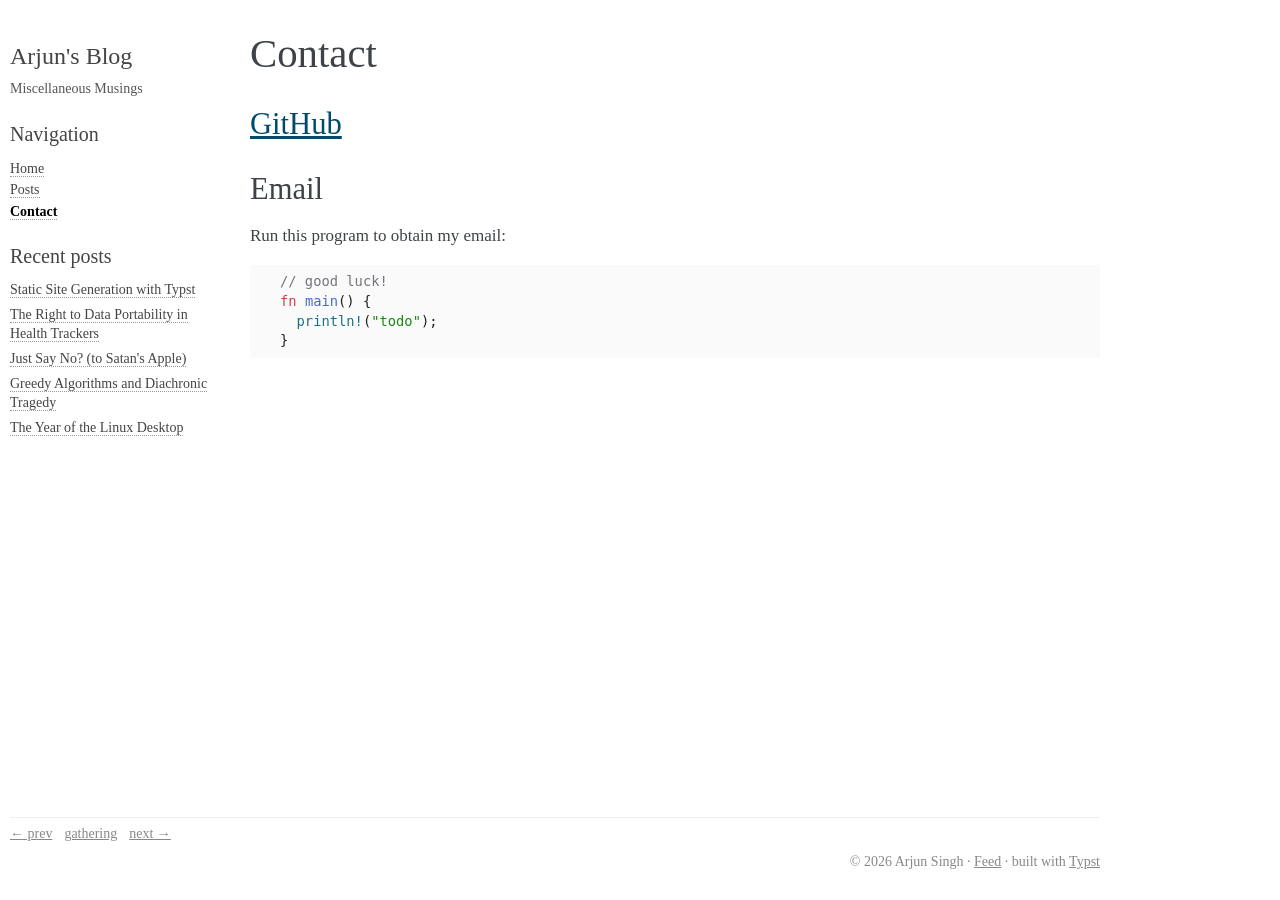
<file: contact/index.html>
<!DOCTYPE html><html lang="en"><head><meta charset="utf-8"><meta name="viewport" content="width=device-width, initial-scale=1"><title>Contact · Arjun's Blog</title><meta name="authors" content="Arjun Singh"><style>/* Alignment */
mtable.right-align mtd,
mtable mtd.right-align,
mtable.left-align mtd.right-align,
mtable.aligned mtd:nth-child(odd) {
  justify-items: end;
  text-align: right;
}
mtable.cases mtd,
mtable.left-align mtd,
mtable mtd.left-align,
mtable.aligned mtd:nth-child(even),
math:is(:not([display])) > mtable.multiline-equation mtd {
  justify-items: start;
  text-align: left;
}
mtable.cases mtd,
mtable.aligned mtd,
mtable mtd.flushed,
mtable mtd.left-flush {
  padding-left: 0;
}
mtable.cases mtd,
mtable.aligned mtd,
mtable mtd.flushed,
mtable mtd.right-flush {
  padding-right: 0;
}

/* Tables */
mtable {
  math-style: inherit;
}
mtd {
  math-depth: auto-add;
  math-style: compact;
  math-shift: compact;
}

/* Equations */
mtable.multiline-equation mtd {
  math-depth: inherit;
  math-style: inherit;
  math-shift: inherit;
  padding: 0;
}
math > mtable.multiline-equation mtr:not(:last-child) mtd {
  padding-bottom: 0.5em;
}

/* Fractions */
mfrac {
  padding-inline: 0;
  margin-inline: 0.1em;
}

/* Accents */
mover[accent="true" i] > :first-child {
  font-feature-settings: "dtls";
}
mover.dotted[accent="true" i] > :first-child {
  font-feature-settings: "dtls" 0;
}

/* Other rules for scriptlevel, displaystyle and math-shift */
munder > :nth-child(2),
munderover > :nth-child(2) {
  math-shift: compact
}
munder[accentunder="true" i] > :not(:first-child),
mover[accent="true" i] > :not(:first-child) {
  math-depth: inherit;
  math-style: inherit;
  math-shift: inherit;
}</style></head><body><link rel="stylesheet" href="../style.css"><link rel="icon" href="../favicon.svg"><link rel="alternate" type="application/atom+xml" title="Arjun's Blog feed" href="../feed.xml"><div class="documentwrapper"><div class="bodycontent"><main><h1>Contact</h1><h2><a href="https://github.com/arjdroid">GitHub</a></h2><h2>Email</h2><p>Run this program to obtain my email:</p><pre><code data-lang="rust"><span style="color: #74747c">//</span><span style="color: #74747c"> good luck!</span>
<span style="color: #d73948">fn</span> <span style="color: #4b69c6">main</span>() {
  <span style="color: #16718d">println!</span>(<span style="color: #198810">"</span><span style="color: #198810">todo</span><span style="color: #198810">"</span>);
}
</code></pre></main></div></div><div class="sidebar"><h1 class="logo"><a href="../">Arjun's Blog</a></h1><p class="blurb">Miscellaneous Musings</p><h3>Navigation</h3><ul><li><a href="../">Home</a></li><li><a href="../posts/">Posts</a></li><li><a href="../contact/" class="current">Contact</a></li></ul><h3>Recent posts</h3><ul class="recent"><li><a href="../posts/typst-sitegen/">Static Site Generation with Typst</a></li><li><a href="../posts/data-portability/">The Right to Data Portability in Health Trackers</a></li><li><a href="../posts/satan-apple/">Just Say No? (to Satan's Apple)</a></li><li><a href="../posts/greedy-tragedy/">Greedy Algorithms and Diachronic Tragedy</a></li><li><a href="../posts/linux-desktop/">The Year of the Linux Desktop</a></li></ul></div><div class="pagefooter"><div class="blogring"><a href="https://kytrinh.me/gathering/arjunsblog/prev">← prev</a> <a href="https://kytrinh.me/gathering/">gathering</a> <a href="https://kytrinh.me/gathering/arjunsblog/next">next →</a></div><div class="footer">© 2026 Arjun Singh · <a href="../feed.xml">Feed</a> · built with <a href="https://typst.app">Typst</a></div></div></body></html>
</file>
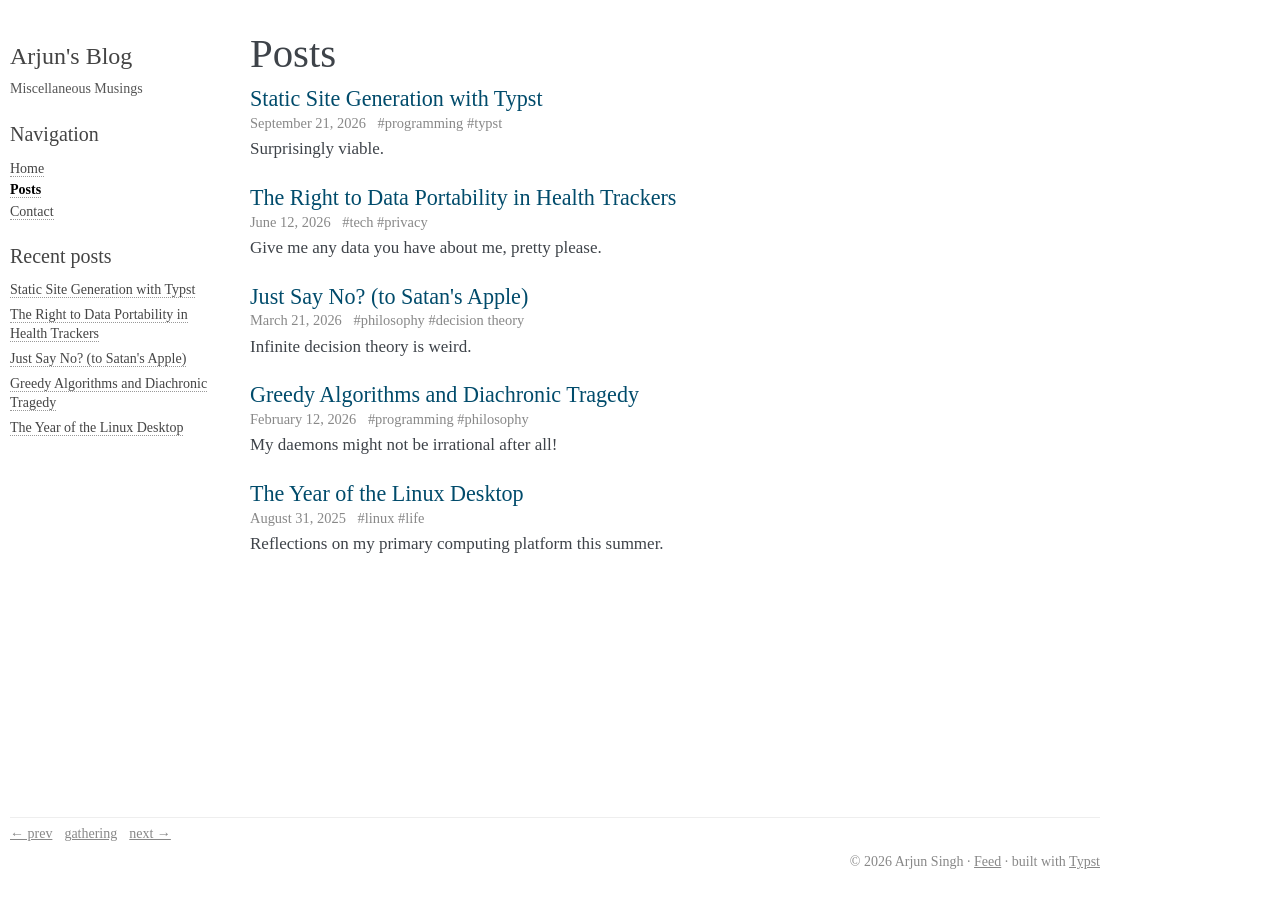
<file: posts/index.html>
<!DOCTYPE html><html lang="en"><head><meta charset="utf-8"><meta name="viewport" content="width=device-width, initial-scale=1"><title>Posts · Arjun's Blog</title><meta name="description" content="Everything published on Arjun's Blog."><meta name="authors" content="Arjun Singh"><style>/* Alignment */
mtable.right-align mtd,
mtable mtd.right-align,
mtable.left-align mtd.right-align,
mtable.aligned mtd:nth-child(odd) {
  justify-items: end;
  text-align: right;
}
mtable.cases mtd,
mtable.left-align mtd,
mtable mtd.left-align,
mtable.aligned mtd:nth-child(even),
math:is(:not([display])) > mtable.multiline-equation mtd {
  justify-items: start;
  text-align: left;
}
mtable.cases mtd,
mtable.aligned mtd,
mtable mtd.flushed,
mtable mtd.left-flush {
  padding-left: 0;
}
mtable.cases mtd,
mtable.aligned mtd,
mtable mtd.flushed,
mtable mtd.right-flush {
  padding-right: 0;
}

/* Tables */
mtable {
  math-style: inherit;
}
mtd {
  math-depth: auto-add;
  math-style: compact;
  math-shift: compact;
}

/* Equations */
mtable.multiline-equation mtd {
  math-depth: inherit;
  math-style: inherit;
  math-shift: inherit;
  padding: 0;
}
math > mtable.multiline-equation mtr:not(:last-child) mtd {
  padding-bottom: 0.5em;
}

/* Fractions */
mfrac {
  padding-inline: 0;
  margin-inline: 0.1em;
}

/* Accents */
mover[accent="true" i] > :first-child {
  font-feature-settings: "dtls";
}
mover.dotted[accent="true" i] > :first-child {
  font-feature-settings: "dtls" 0;
}

/* Other rules for scriptlevel, displaystyle and math-shift */
munder > :nth-child(2),
munderover > :nth-child(2) {
  math-shift: compact
}
munder[accentunder="true" i] > :not(:first-child),
mover[accent="true" i] > :not(:first-child) {
  math-depth: inherit;
  math-style: inherit;
  math-shift: inherit;
}</style></head><body><link rel="stylesheet" href="../style.css"><link rel="icon" href="../favicon.svg"><link rel="alternate" type="application/atom+xml" title="Arjun's Blog feed" href="../feed.xml"><div class="documentwrapper"><div class="bodycontent"><main><h1>Posts</h1><ul class="post-list"><li class="post-card"><h2><a href="../posts/typst-sitegen/">Static Site Generation with Typst</a></h2><p class="post-meta"><time datetime="2026-09-21">September 21, 2026</time> <span class="tags">#programming #typst</span></p><p class="post-summary">Surprisingly viable.</p></li><li class="post-card"><h2><a href="../posts/data-portability/">The Right to Data Portability in Health Trackers</a></h2><p class="post-meta"><time datetime="2026-06-12">June 12, 2026</time> <span class="tags">#tech #privacy</span></p><p class="post-summary">Give me any data you have about me, pretty please.</p></li><li class="post-card"><h2><a href="../posts/satan-apple/">Just Say No? (to Satan's Apple)</a></h2><p class="post-meta"><time datetime="2026-03-21">March 21, 2026</time> <span class="tags">#philosophy #decision theory</span></p><p class="post-summary">Infinite decision theory is weird.</p></li><li class="post-card"><h2><a href="../posts/greedy-tragedy/">Greedy Algorithms and Diachronic Tragedy</a></h2><p class="post-meta"><time datetime="2026-02-12">February 12, 2026</time> <span class="tags">#programming #philosophy</span></p><p class="post-summary">My daemons might not be irrational after all!</p></li><li class="post-card"><h2><a href="../posts/linux-desktop/">The Year of the Linux Desktop</a></h2><p class="post-meta"><time datetime="2025-08-31">August 31, 2025</time> <span class="tags">#linux #life</span></p><p class="post-summary">Reflections on my primary computing platform this summer.</p></li></ul></main></div></div><div class="sidebar"><h1 class="logo"><a href="../">Arjun's Blog</a></h1><p class="blurb">Miscellaneous Musings</p><h3>Navigation</h3><ul><li><a href="../">Home</a></li><li><a href="../posts/" class="current">Posts</a></li><li><a href="../contact/">Contact</a></li></ul><h3>Recent posts</h3><ul class="recent"><li><a href="../posts/typst-sitegen/">Static Site Generation with Typst</a></li><li><a href="../posts/data-portability/">The Right to Data Portability in Health Trackers</a></li><li><a href="../posts/satan-apple/">Just Say No? (to Satan's Apple)</a></li><li><a href="../posts/greedy-tragedy/">Greedy Algorithms and Diachronic Tragedy</a></li><li><a href="../posts/linux-desktop/">The Year of the Linux Desktop</a></li></ul></div><div class="pagefooter"><div class="blogring"><a href="https://kytrinh.me/gathering/arjunsblog/prev">← prev</a> <a href="https://kytrinh.me/gathering/">gathering</a> <a href="https://kytrinh.me/gathering/arjunsblog/next">next →</a></div><div class="footer">© 2026 Arjun Singh · <a href="../feed.xml">Feed</a> · built with <a href="https://typst.app">Typst</a></div></div></body></html>
</file>
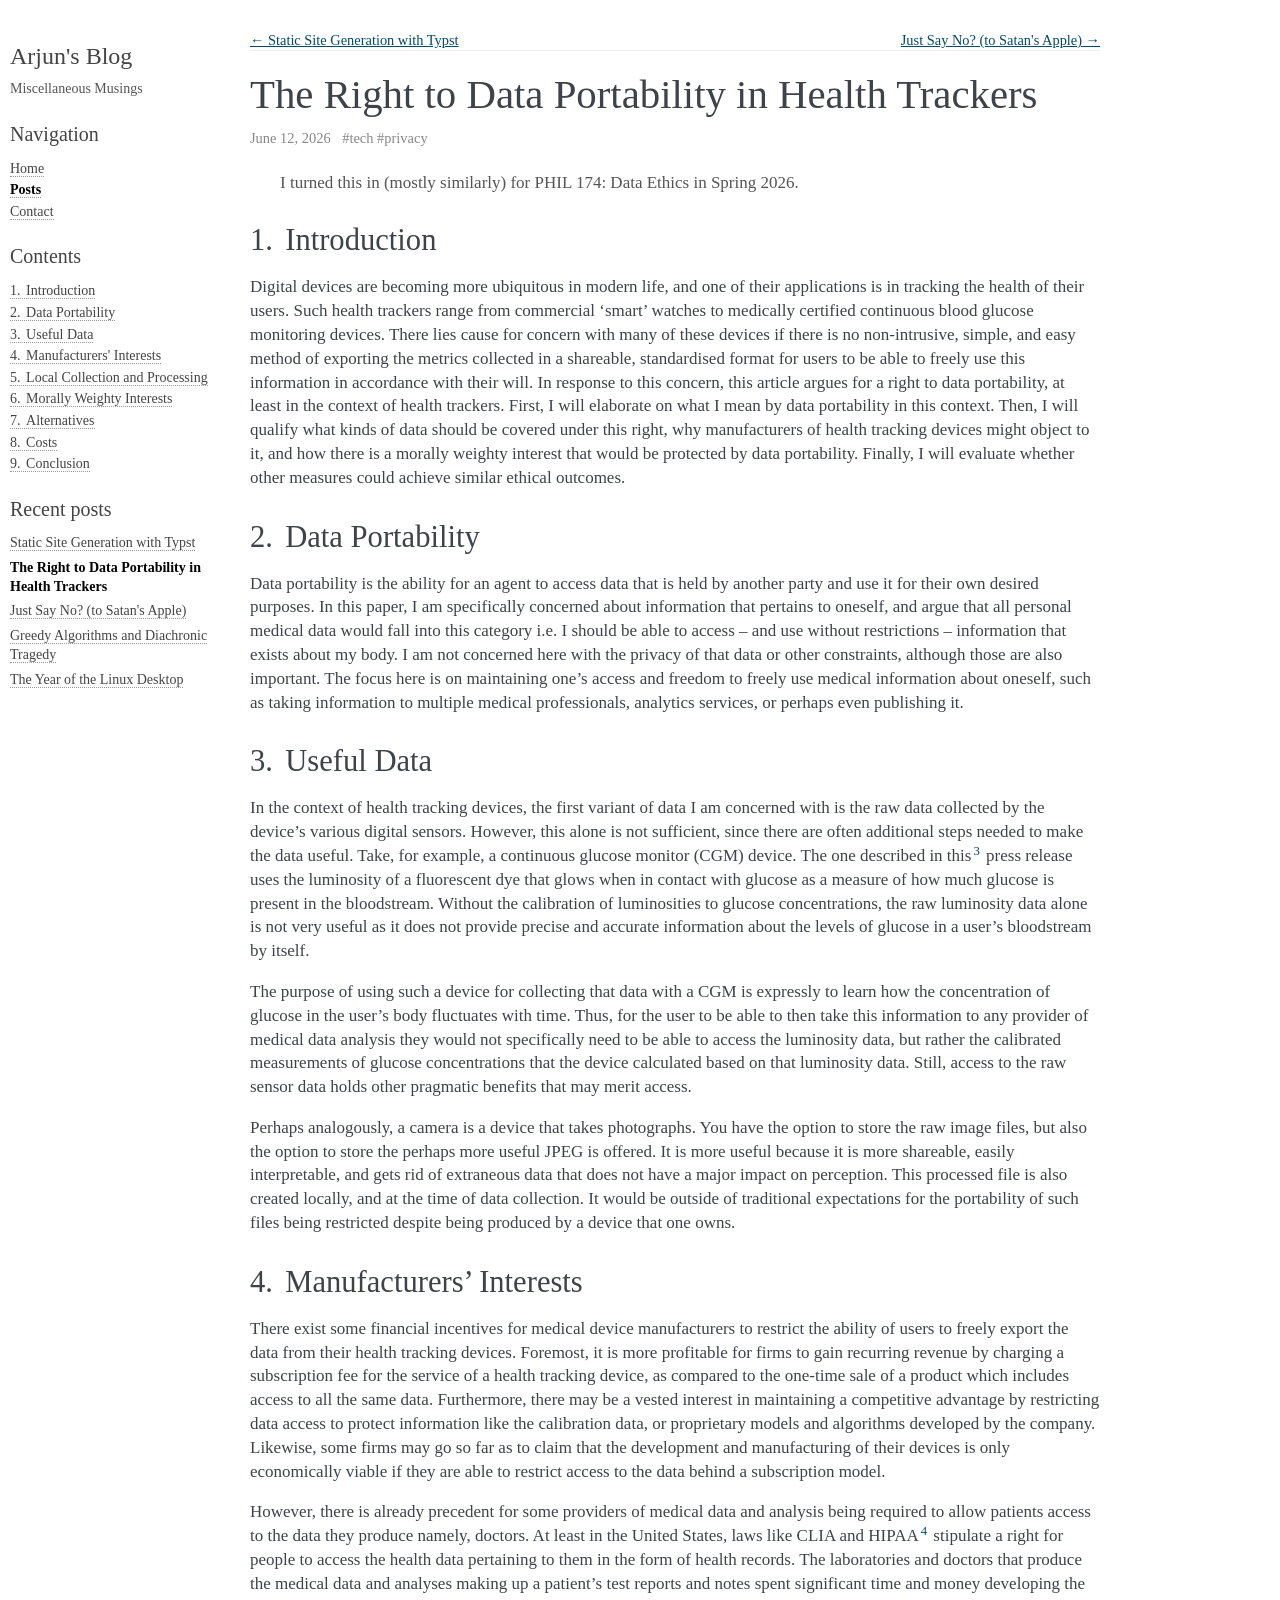
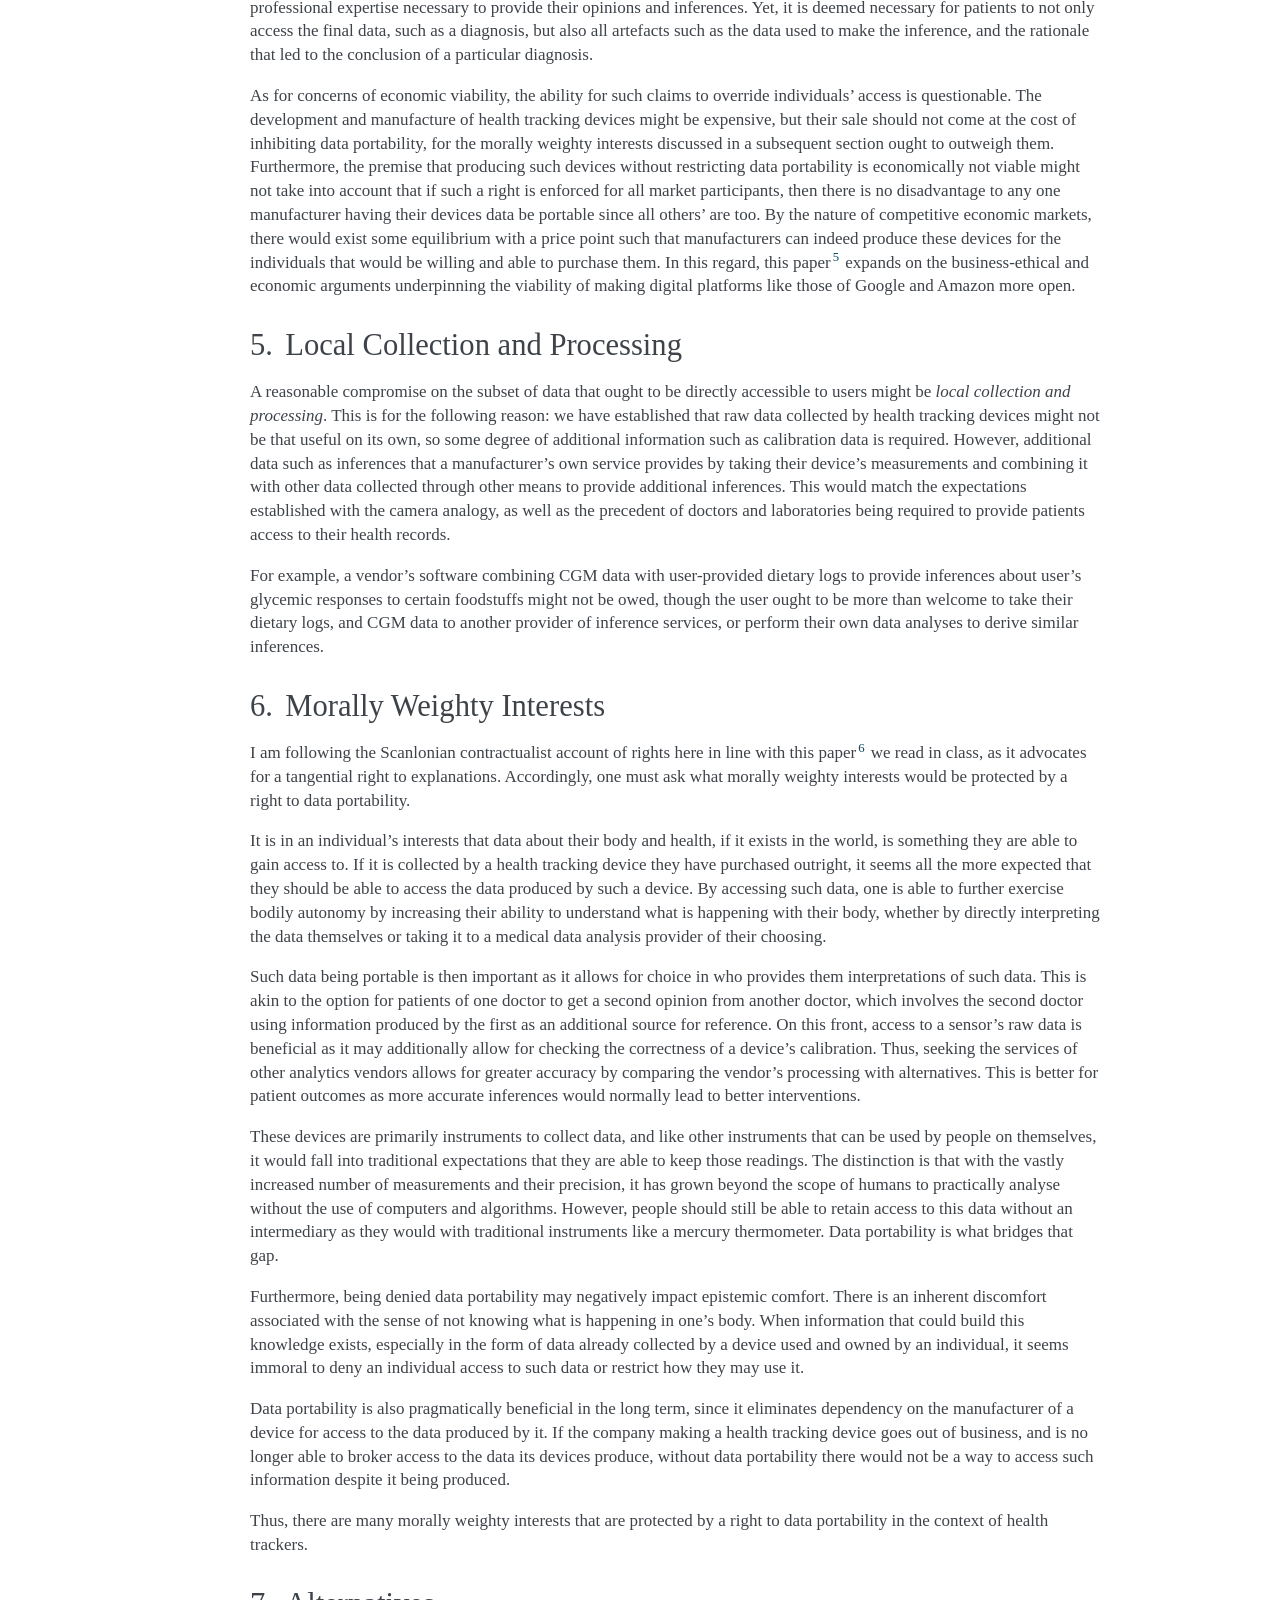
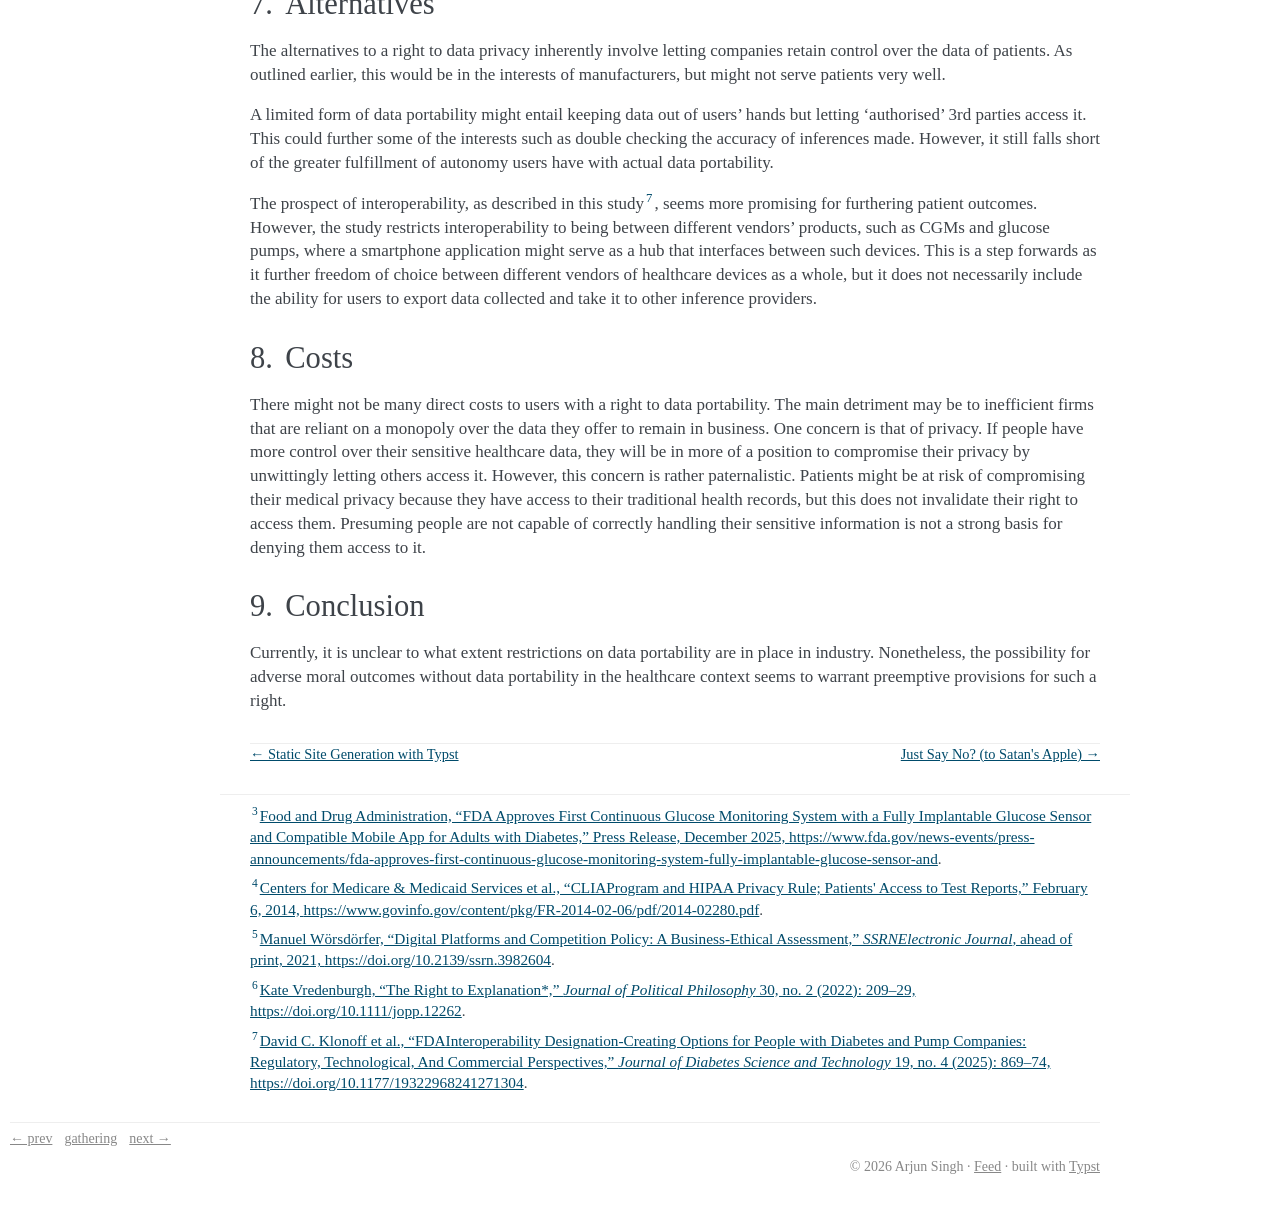
<file: posts/data-portability/index.html>
<!DOCTYPE html><html lang="en"><head><meta charset="utf-8"><meta name="viewport" content="width=device-width, initial-scale=1"><title>The Right to Data Portability in Health Trackers · Arjun's Blog</title><meta name="description" content="Give me any data you have about me, pretty please."><meta name="authors" content="Arjun Singh"><style>/* Alignment */
mtable.right-align mtd,
mtable mtd.right-align,
mtable.left-align mtd.right-align,
mtable.aligned mtd:nth-child(odd) {
  justify-items: end;
  text-align: right;
}
mtable.cases mtd,
mtable.left-align mtd,
mtable mtd.left-align,
mtable.aligned mtd:nth-child(even),
math:is(:not([display])) > mtable.multiline-equation mtd {
  justify-items: start;
  text-align: left;
}
mtable.cases mtd,
mtable.aligned mtd,
mtable mtd.flushed,
mtable mtd.left-flush {
  padding-left: 0;
}
mtable.cases mtd,
mtable.aligned mtd,
mtable mtd.flushed,
mtable mtd.right-flush {
  padding-right: 0;
}

/* Tables */
mtable {
  math-style: inherit;
}
mtd {
  math-depth: auto-add;
  math-style: compact;
  math-shift: compact;
}

/* Equations */
mtable.multiline-equation mtd {
  math-depth: inherit;
  math-style: inherit;
  math-shift: inherit;
  padding: 0;
}
math > mtable.multiline-equation mtr:not(:last-child) mtd {
  padding-bottom: 0.5em;
}

/* Fractions */
mfrac {
  padding-inline: 0;
  margin-inline: 0.1em;
}

/* Accents */
mover[accent="true" i] > :first-child {
  font-feature-settings: "dtls";
}
mover.dotted[accent="true" i] > :first-child {
  font-feature-settings: "dtls" 0;
}

/* Other rules for scriptlevel, displaystyle and math-shift */
munder > :nth-child(2),
munderover > :nth-child(2) {
  math-shift: compact
}
munder[accentunder="true" i] > :not(:first-child),
mover[accent="true" i] > :not(:first-child) {
  math-depth: inherit;
  math-style: inherit;
  math-shift: inherit;
}</style></head><body><link rel="stylesheet" href="../../style.css"><link rel="icon" href="../../favicon.svg"><link rel="alternate" type="application/atom+xml" title="Arjun's Blog feed" href="../../feed.xml"><div class="documentwrapper"><div class="bodycontent"><div class="related top"><ul><li class="newer"><a href="../../posts/typst-sitegen/">← Static Site Generation with Typst</a></li><li class="older"><a href="../../posts/satan-apple/">Just Say No? (to Satan's Apple) →</a></li></ul></div><main><article class="post"><header class="post-header"><h1>The Right to Data Portability in Health Trackers</h1><p class="post-meta"><time datetime="2026-06-12">June 12, 2026</time> <span class="tags">#tech #privacy</span></p></header><blockquote>I turned this in (mostly similarly) for PHIL 174: Data Ethics in Spring 2026.</blockquote><h2 id="introduction"><span class="section-number">1.</span>Introduction<a href="#introduction" class="headerlink" title="Permalink to this section">¶</a></h2><p>Digital devices are becoming more ubiquitous in modern life, and one of their applications is in tracking the health of their users. Such health trackers range from commercial ‘smart’ watches to medically certified continuous blood glucose monitoring devices. There lies cause for concern with many of these devices if there is no non-intrusive, simple, and easy method of exporting the metrics collected in a shareable, standardised format for users to be able to freely use this information in accordance with their will. In response to this concern, this article argues for a right to data portability, at least in the context of health trackers. First, I will elaborate on what I mean by data portability in this context. Then, I will qualify what kinds of data should be covered under this right, why manufacturers of health tracking devices might object to it, and how there is a morally weighty interest that would be protected by data portability. Finally, I will evaluate whether other measures could achieve similar ethical outcomes.</p><h2 id="data-portability"><span class="section-number">2.</span>Data Portability<a href="#data-portability" class="headerlink" title="Permalink to this section">¶</a></h2><p>Data portability is the ability for an agent to access data that is held by another party and use it for their own desired purposes. In this paper, I am specifically concerned about information that pertains to oneself, and argue that all personal medical data would fall into this category i.e. I should be able to access – and use without restrictions – information that exists about my body. I am not concerned here with the privacy of that data or other constraints, although those are also important. The focus here is on maintaining one’s access and freedom to freely use medical information about oneself, such as taking information to multiple medical professionals, analytics services, or perhaps even publishing it.</p><h2 id="useful-data"><span class="section-number">3.</span>Useful Data<a href="#useful-data" class="headerlink" title="Permalink to this section">¶</a></h2><p>In the context of health tracking devices, the first variant of data I am concerned with is the raw data collected by the device’s various digital sensors. However, this alone is not sufficient, since there are often additional steps needed to make the data useful. Take, for example, a continuous glucose monitor (CGM) device. The one described in this<sup id="loc-1" role="doc-noteref"><a href="#loc-11">3</a></sup> press release uses the luminosity of a fluorescent dye that glows when in contact with glucose as a measure of how much glucose is present in the bloodstream. Without the calibration of luminosities to glucose concentrations, the raw luminosity data alone is not very useful as it does not provide precise and accurate information about the levels of glucose in a user’s bloodstream by itself.</p><p>The purpose of using such a device for collecting that data with a CGM is expressly to learn how the concentration of glucose in the user’s body fluctuates with time. Thus, for the user to be able to then take this information to any provider of medical data analysis they would not specifically need to be able to access the luminosity data, but rather the calibrated measurements of glucose concentrations that the device calculated based on that luminosity data. Still, access to the raw sensor data holds other pragmatic benefits that may merit access.</p><p>Perhaps analogously, a camera is a device that takes photographs. You have the option to store the raw image files, but also the option to store the perhaps more useful JPEG is offered. It is more useful because it is more shareable, easily interpretable, and gets rid of extraneous data that does not have a major impact on perception. This processed file is also created locally, and at the time of data collection. It would be outside of traditional expectations for the portability of such files being restricted despite being produced by a device that one owns.</p><h2 id="manufacturers-interests"><span class="section-number">4.</span>Manufacturers’ Interests<a href="#manufacturers-interests" class="headerlink" title="Permalink to this section">¶</a></h2><p>There exist some financial incentives for medical device manufacturers to restrict the ability of users to freely export the data from their health tracking devices. Foremost, it is more profitable for firms to gain recurring revenue by charging a subscription fee for the service of a health tracking device, as compared to the one-time sale of a product which includes access to all the same data. Furthermore, there may be a vested interest in maintaining a competitive advantage by restricting data access to protect information like the calibration data, or proprietary models and algorithms developed by the company. Likewise, some firms may go so far as to claim that the development and manufacturing of their devices is only economically viable if they are able to restrict access to the data behind a subscription model.</p><p>However, there is already precedent for some providers of medical data and analysis being required to allow patients access to the data they produce namely, doctors. At least in the United States, laws like CLIA and HIPAA<sup id="loc-2" role="doc-noteref"><a href="#loc-12">4</a></sup> stipulate a right for people to access the health data pertaining to them in the form of health records. The laboratories and doctors that produce the medical data and analyses making up a patient’s test reports and notes spent significant time and money developing the professional expertise necessary to provide their opinions and inferences. Yet, it is deemed necessary for patients to not only access the final data, such as a diagnosis, but also all artefacts such as the data used to make the inference, and the rationale that led to the conclusion of a particular diagnosis.</p><p>As for concerns of economic viability, the ability for such claims to override individuals’ access is questionable. The development and manufacture of health tracking devices might be expensive, but their sale should not come at the cost of inhibiting data portability, for the morally weighty interests discussed in a subsequent section ought to outweigh them. Furthermore, the premise that producing such devices without restricting data portability is economically not viable might not take into account that if such a right is enforced for all market participants, then there is no disadvantage to any one manufacturer having their devices data be portable since all others’ are too. By the nature of competitive economic markets, there would exist some equilibrium with a price point such that manufacturers can indeed produce these devices for the individuals that would be willing and able to purchase them. In this regard, this paper<sup id="loc-3" role="doc-noteref"><a href="#loc-13">5</a></sup> expands on the business-ethical and economic arguments underpinning the viability of making digital platforms like those of Google and Amazon more open.</p><h2 id="local-collection-and-processing"><span class="section-number">5.</span>Local Collection and Processing<a href="#local-collection-and-processing" class="headerlink" title="Permalink to this section">¶</a></h2><p>A reasonable compromise on the subset of data that ought to be directly accessible to users might be <em>local collection and processing</em>. This is for the following reason: we have established that raw data collected by health tracking devices might not be that useful on its own, so some degree of additional information such as calibration data is required. However, additional data such as inferences that a manufacturer’s own service provides by taking their device’s measurements and combining it with other data collected through other means to provide additional inferences. This would match the expectations established with the camera analogy, as well as the precedent of doctors and laboratories being required to provide patients access to their health records.</p><p>For example, a vendor’s software combining CGM data with user-provided dietary logs to provide inferences about user’s glycemic responses to certain foodstuffs might not be owed, though the user ought to be more than welcome to take their dietary logs, and CGM data to another provider of inference services, or perform their own data analyses to derive similar inferences.</p><h2 id="morally-weighty-interests"><span class="section-number">6.</span>Morally Weighty Interests<a href="#morally-weighty-interests" class="headerlink" title="Permalink to this section">¶</a></h2><p>I am following the Scanlonian contractualist account of rights here in line with this paper<sup id="loc-4" role="doc-noteref"><a href="#loc-14">6</a></sup> we read in class, as it advocates for a tangential right to explanations. Accordingly, one must ask what morally weighty interests would be protected by a right to data portability.</p><p>It is in an individual’s interests that data about their body and health, if it exists in the world, is something they are able to gain access to. If it is collected by a health tracking device they have purchased outright, it seems all the more expected that they should be able to access the data produced by such a device. By accessing such data, one is able to further exercise bodily autonomy by increasing their ability to understand what is happening with their body, whether by directly interpreting the data themselves or taking it to a medical data analysis provider of their choosing.</p><p>Such data being portable is then important as it allows for choice in who provides them interpretations of such data. This is akin to the option for patients of one doctor to get a second opinion from another doctor, which involves the second doctor using information produced by the first as an additional source for reference. On this front, access to a sensor’s raw data is beneficial as it may additionally allow for checking the correctness of a device’s calibration. Thus, seeking the services of other analytics vendors allows for greater accuracy by comparing the vendor’s processing with alternatives. This is better for patient outcomes as more accurate inferences would normally lead to better interventions.</p><p>These devices are primarily instruments to collect data, and like other instruments that can be used by people on themselves, it would fall into traditional expectations that they are able to keep those readings. The distinction is that with the vastly increased number of measurements and their precision, it has grown beyond the scope of humans to practically analyse without the use of computers and algorithms. However, people should still be able to retain access to this data without an intermediary as they would with traditional instruments like a mercury thermometer. Data portability is what bridges that gap.</p><p>Furthermore, being denied data portability may negatively impact epistemic comfort. There is an inherent discomfort associated with the sense of not knowing what is happening in one’s body. When information that could build this knowledge exists, especially in the form of data already collected by a device used and owned by an individual, it seems immoral to deny an individual access to such data or restrict how they may use it.</p><p>Data portability is also pragmatically beneficial in the long term, since it eliminates dependency on the manufacturer of a device for access to the data produced by it. If the company making a health tracking device goes out of business, and is no longer able to broker access to the data its devices produce, without data portability there would not be a way to access such information despite it being produced.</p><p>Thus, there are many morally weighty interests that are protected by a right to data portability in the context of health trackers.</p><h2 id="alternatives"><span class="section-number">7.</span>Alternatives<a href="#alternatives" class="headerlink" title="Permalink to this section">¶</a></h2><p>The alternatives to a right to data privacy inherently involve letting companies retain control over the data of patients. As outlined earlier, this would be in the interests of manufacturers, but might not serve patients very well.</p><p>A limited form of data portability might entail keeping data out of users’ hands but letting ‘authorised’ 3rd parties access it. This could further some of the interests such as double checking the accuracy of inferences made. However, it still falls short of the greater fulfillment of autonomy users have with actual data portability.</p><p>The prospect of interoperability, as described in this study<sup id="loc-5" role="doc-noteref"><a href="#loc-15">7</a></sup>, seems more promising for furthering patient outcomes. However, the study restricts interoperability to being between different vendors’ products, such as CGMs and glucose pumps, where a smartphone application might serve as a hub that interfaces between such devices. This is a step forwards as it further freedom of choice between different vendors of healthcare devices as a whole, but it does not necessarily include the ability for users to export data collected and take it to other inference providers.</p><h2 id="costs"><span class="section-number">8.</span>Costs<a href="#costs" class="headerlink" title="Permalink to this section">¶</a></h2><p>There might not be many direct costs to users with a right to data portability. The main detriment may be to inefficient firms that are reliant on a monopoly over the data they offer to remain in business. One concern is that of privacy. If people have more control over their sensitive healthcare data, they will be in more of a position to compromise their privacy by unwittingly letting others access it. However, this concern is rather paternalistic. Patients might be at risk of compromising their medical privacy because they have access to their traditional health records, but this does not invalidate their right to access them. Presuming people are not capable of correctly handling their sensitive information is not a strong basis for denying them access to it.</p><h2 id="conclusion"><span class="section-number">9.</span>Conclusion<a href="#conclusion" class="headerlink" title="Permalink to this section">¶</a></h2><p>Currently, it is unclear to what extent restrictions on data portability are in place in industry. Nonetheless, the possibility for adverse moral outcomes without data portability in the healthcare context seems to warrant preemptive provisions for such a right.</p><section role="doc-bibliography" class="hanging-indent"><ul style="list-style-type: none"><li id="loc-6">Drug Administration. “FDA Approves First Continuous Glucose Monitoring System with a Fully Implantable Glucose Sensor and Compatible Mobile App for Adults with Diabetes.” Press Release. December 2025. <a href="https://www.fda.gov/news-events/press-announcements/fda-approves-first-continuous-glucose-monitoring-system-fully-implantable-glucose-sensor-and">https://www.fda.gov/news-events/press-announcements/fda-approves-first-continuous-glucose-monitoring-system-fully-implantable-glucose-sensor-and</a>.</li><li id="loc-7">Klonoff, David C., Cindy N. Ho, Alessandra Ayers, and Aiman Abdel-Malek. “FDAInteroperability Designation-Creating Options for People with Diabetes and Pump Companies: Regulatory, Technological, And Commercial Perspectives.” <em>Journal of Diabetes Science and Technology</em> 19, no. 4 (2025): 869–74. <a href="https://doi.org/10.1177/19322968241271304">https://doi.org/10.1177/19322968241271304</a>.</li><li id="loc-8">Medicare &amp; Medicaid Services, Centers for Disease Control and Prevention, and Office for Civil Rights. “CLIAProgram and HIPAA Privacy Rule; Patients' Access to Test Reports.” February 6, 2014. <a href="https://www.govinfo.gov/content/pkg/FR-2014-02-06/pdf/2014-02280.pdf">https://www.govinfo.gov/content/pkg/FR-2014-02-06/pdf/2014-02280.pdf</a>.</li><li id="loc-9">Vredenburgh, Kate. “The Right to Explanation*.” <em>Journal of Political Philosophy</em> 30, no. 2 (2022): 209–29. <a href="https://doi.org/10.1111/jopp.12262">https://doi.org/10.1111/jopp.12262</a>.</li><li id="loc-10">Wörsdörfer, Manuel. “Digital Platforms and Competition Policy: A Business-Ethical Assessment.” <em>SSRNElectronic Journal</em>, ahead of print, 2021. <a href="https://doi.org/10.2139/ssrn.3982604">https://doi.org/10.2139/ssrn.3982604</a>.</li></ul></section></article></main><div class="related bottom"><ul><li class="newer"><a href="../../posts/typst-sitegen/">← Static Site Generation with Typst</a></li><li class="older"><a href="../../posts/satan-apple/">Just Say No? (to Satan's Apple) →</a></li></ul></div></div></div><div class="sidebar"><h1 class="logo"><a href="../../">Arjun's Blog</a></h1><p class="blurb">Miscellaneous Musings</p><h3>Navigation</h3><ul><li><a href="../../">Home</a></li><li><a href="../../posts/" class="current">Posts</a></li><li><a href="../../contact/">Contact</a></li></ul><h3>Contents</h3><ul class="toc"><li class="toc-l1"><a href="#introduction"><span class="section-number">1.</span>Introduction</a></li><li class="toc-l1"><a href="#data-portability"><span class="section-number">2.</span>Data Portability</a></li><li class="toc-l1"><a href="#useful-data"><span class="section-number">3.</span>Useful Data</a></li><li class="toc-l1"><a href="#manufacturers-interests"><span class="section-number">4.</span>Manufacturers' Interests</a></li><li class="toc-l1"><a href="#local-collection-and-processing"><span class="section-number">5.</span>Local Collection and Processing</a></li><li class="toc-l1"><a href="#morally-weighty-interests"><span class="section-number">6.</span>Morally Weighty Interests</a></li><li class="toc-l1"><a href="#alternatives"><span class="section-number">7.</span>Alternatives</a></li><li class="toc-l1"><a href="#costs"><span class="section-number">8.</span>Costs</a></li><li class="toc-l1"><a href="#conclusion"><span class="section-number">9.</span>Conclusion</a></li></ul><h3>Recent posts</h3><ul class="recent"><li><a href="../../posts/typst-sitegen/">Static Site Generation with Typst</a></li><li><span class="current">The Right to Data Portability in Health Trackers</span></li><li><a href="../../posts/satan-apple/">Just Say No? (to Satan's Apple)</a></li><li><a href="../../posts/greedy-tragedy/">Greedy Algorithms and Diachronic Tragedy</a></li><li><a href="../../posts/linux-desktop/">The Year of the Linux Desktop</a></li></ul></div><div class="pagefooter"><div class="blogring"><a href="https://kytrinh.me/gathering/arjunsblog/prev">← prev</a> <a href="https://kytrinh.me/gathering/">gathering</a> <a href="https://kytrinh.me/gathering/arjunsblog/next">next →</a></div><div class="footer">© 2026 Arjun Singh · <a href="../../feed.xml">Feed</a> · built with <a href="https://typst.app">Typst</a></div></div><section role="doc-endnotes"><ol style="list-style-type: none"><li id="loc-11"><sup role="doc-backlink"><a href="#loc-1">3</a></sup><a href="#loc-6">Food and Drug Administration, “FDA Approves First Continuous Glucose Monitoring System with a Fully Implantable Glucose Sensor and Compatible Mobile App for Adults with Diabetes,” Press Release, December 2025, <a href="https://www.fda.gov/news-events/press-announcements/fda-approves-first-continuous-glucose-monitoring-system-fully-implantable-glucose-sensor-and">https://www.fda.gov/news-events/press-announcements/fda-approves-first-continuous-glucose-monitoring-system-fully-implantable-glucose-sensor-and</a></a>.</li><li id="loc-12"><sup role="doc-backlink"><a href="#loc-2">4</a></sup><a href="#loc-8">Centers for Medicare &amp; Medicaid Services et al., “CLIAProgram and HIPAA Privacy Rule; Patients' Access to Test Reports,” February 6, 2014, <a href="https://www.govinfo.gov/content/pkg/FR-2014-02-06/pdf/2014-02280.pdf">https://www.govinfo.gov/content/pkg/FR-2014-02-06/pdf/2014-02280.pdf</a></a>.</li><li id="loc-13"><sup role="doc-backlink"><a href="#loc-3">5</a></sup><a href="#loc-10">Manuel Wörsdörfer, “Digital Platforms and Competition Policy: A Business-Ethical Assessment,” <em>SSRNElectronic Journal</em>, ahead of print, 2021, <a href="https://doi.org/10.2139/ssrn.3982604">https://doi.org/10.2139/ssrn.3982604</a></a>.</li><li id="loc-14"><sup role="doc-backlink"><a href="#loc-4">6</a></sup><a href="#loc-9">Kate Vredenburgh, “The Right to Explanation*,” <em>Journal of Political Philosophy</em> 30, no. 2 (2022): 209–29, <a href="https://doi.org/10.1111/jopp.12262">https://doi.org/10.1111/jopp.12262</a></a>.</li><li id="loc-15"><sup role="doc-backlink"><a href="#loc-5">7</a></sup><a href="#loc-7">David C. Klonoff et al., “FDAInteroperability Designation-Creating Options for People with Diabetes and Pump Companies: Regulatory, Technological, And Commercial Perspectives,” <em>Journal of Diabetes Science and Technology</em> 19, no. 4 (2025): 869–74, <a href="https://doi.org/10.1177/19322968241271304">https://doi.org/10.1177/19322968241271304</a></a>.</li></ol></section></body></html>
</file>
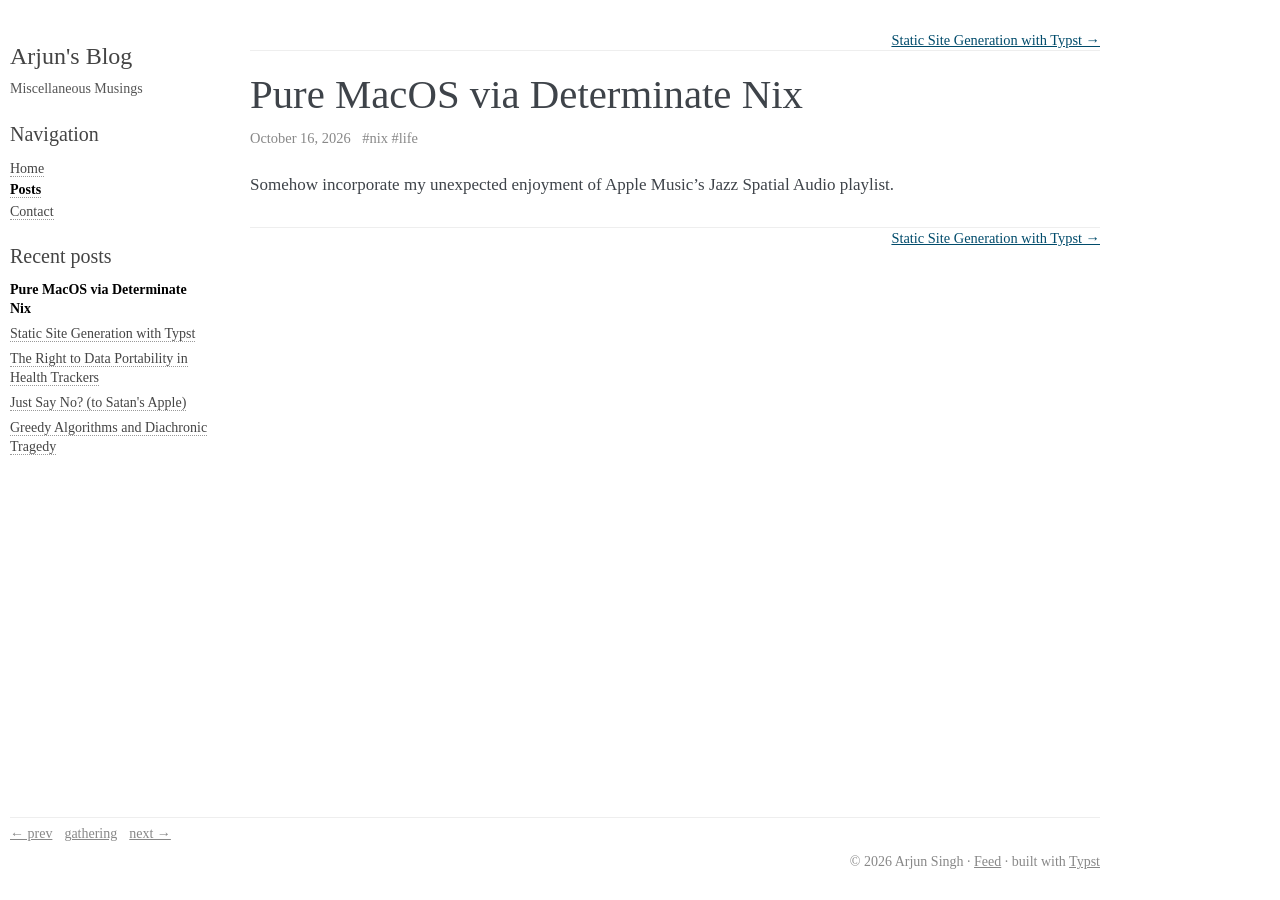
<file: posts/nix-on-mac/index.html>
<!DOCTYPE html>
<html lang="en">
  <head>
    <meta charset="utf-8">
    <meta name="viewport" content="width=device-width, initial-scale=1">
    <title>Pure MacOS via Determinate Nix · Arjun's Blog</title>
    <meta name="description" content="Achieving Determinism of State in my Apple Computer">
    <meta name="authors" content="Arjun Singh">
    <style>
      /* Alignment */
      mtable.right-align mtd,
      mtable mtd.right-align,
      mtable.left-align mtd.right-align,
      mtable.aligned mtd:nth-child(odd) {
        justify-items: end;
        text-align: right;
      }
      mtable.cases mtd,
      mtable.left-align mtd,
      mtable mtd.left-align,
      mtable.aligned mtd:nth-child(even),
      math:is(:not([display])) > mtable.multiline-equation mtd {
        justify-items: start;
        text-align: left;
      }
      mtable.cases mtd,
      mtable.aligned mtd,
      mtable mtd.flushed,
      mtable mtd.left-flush {
        padding-left: 0;
      }
      mtable.cases mtd,
      mtable.aligned mtd,
      mtable mtd.flushed,
      mtable mtd.right-flush {
        padding-right: 0;
      }
      
      /* Tables */
      mtable {
        math-style: inherit;
      }
      mtd {
        math-depth: auto-add;
        math-style: compact;
        math-shift: compact;
      }
      
      /* Equations */
      mtable.multiline-equation mtd {
        math-depth: inherit;
        math-style: inherit;
        math-shift: inherit;
        padding: 0;
      }
      math > mtable.multiline-equation mtr:not(:last-child) mtd {
        padding-bottom: 0.5em;
      }
      
      /* Fractions */
      mfrac {
        padding-inline: 0;
        margin-inline: 0.1em;
      }
      
      /* Accents */
      mover[accent="true" i] > :first-child {
        font-feature-settings: "dtls";
      }
      mover.dotted[accent="true" i] > :first-child {
        font-feature-settings: "dtls" 0;
      }
      
      /* Other rules for scriptlevel, displaystyle and math-shift */
      munder > :nth-child(2),
      munderover > :nth-child(2) {
        math-shift: compact
      }
      munder[accentunder="true" i] > :not(:first-child),
      mover[accent="true" i] > :not(:first-child) {
        math-depth: inherit;
        math-style: inherit;
        math-shift: inherit;
      }
    </style>
  </head>
  <body>
    <link rel="stylesheet" href="../../style.css">
    <link rel="icon" href="../../favicon.svg">
    <link rel="alternate" type="application/atom+xml" title="Arjun's Blog feed" href="../../feed.xml">
    <div class="documentwrapper">
      <div class="bodycontent">
        <div class="related top">
          <ul>
            <li class="older"><a href="../../posts/typst-sitegen/">Static Site Generation with Typst →</a></li>
          </ul>
        </div>
        <main>
          <article class="post">
            <header class="post-header">
              <h1>Pure MacOS via Determinate Nix</h1>
              <p class="post-meta"><time datetime="2026-10-16">October 16, 2026</time> <span class="tags">#nix #life</span></p>
            </header>
            <p>Somehow incorporate my unexpected enjoyment of Apple Music’s Jazz Spatial Audio playlist.</p>
          </article>
        </main>
        <div class="related bottom">
          <ul>
            <li class="older"><a href="../../posts/typst-sitegen/">Static Site Generation with Typst →</a></li>
          </ul>
        </div>
      </div>
    </div>
    <div class="sidebar">
      <h1 class="logo"><a href="../../">Arjun's Blog</a></h1>
      <p class="blurb">Miscellaneous Musings</p>
      <h3>Navigation</h3>
      <ul>
        <li><a href="../../">Home</a></li>
        <li><a href="../../posts/" class="current">Posts</a></li>
        <li><a href="../../contact/">Contact</a></li>
      </ul>
      <h3>Recent posts</h3>
      <ul class="recent">
        <li><span class="current">Pure MacOS via Determinate Nix</span></li>
        <li><a href="../../posts/typst-sitegen/">Static Site Generation with Typst</a></li>
        <li><a href="../../posts/data-portability/">The Right to Data Portability in Health Trackers</a></li>
        <li><a href="../../posts/satan-apple/">Just Say No? (to Satan's Apple)</a></li>
        <li><a href="../../posts/greedy-tragedy/">Greedy Algorithms and Diachronic Tragedy</a></li>
      </ul>
    </div>
    <div class="pagefooter">
      <div class="blogring"><a href="https://kytrinh.me/gathering/arjunsblog/prev">← prev</a> <a href="https://kytrinh.me/gathering/">gathering</a> <a href="https://kytrinh.me/gathering/arjunsblog/next">next →</a></div>
      <div class="footer">© 2026 Arjun Singh · <a href="../../feed.xml">Feed</a> · built with <a href="https://typst.app">Typst</a></div>
    </div>
  </body>
</html>
</file>
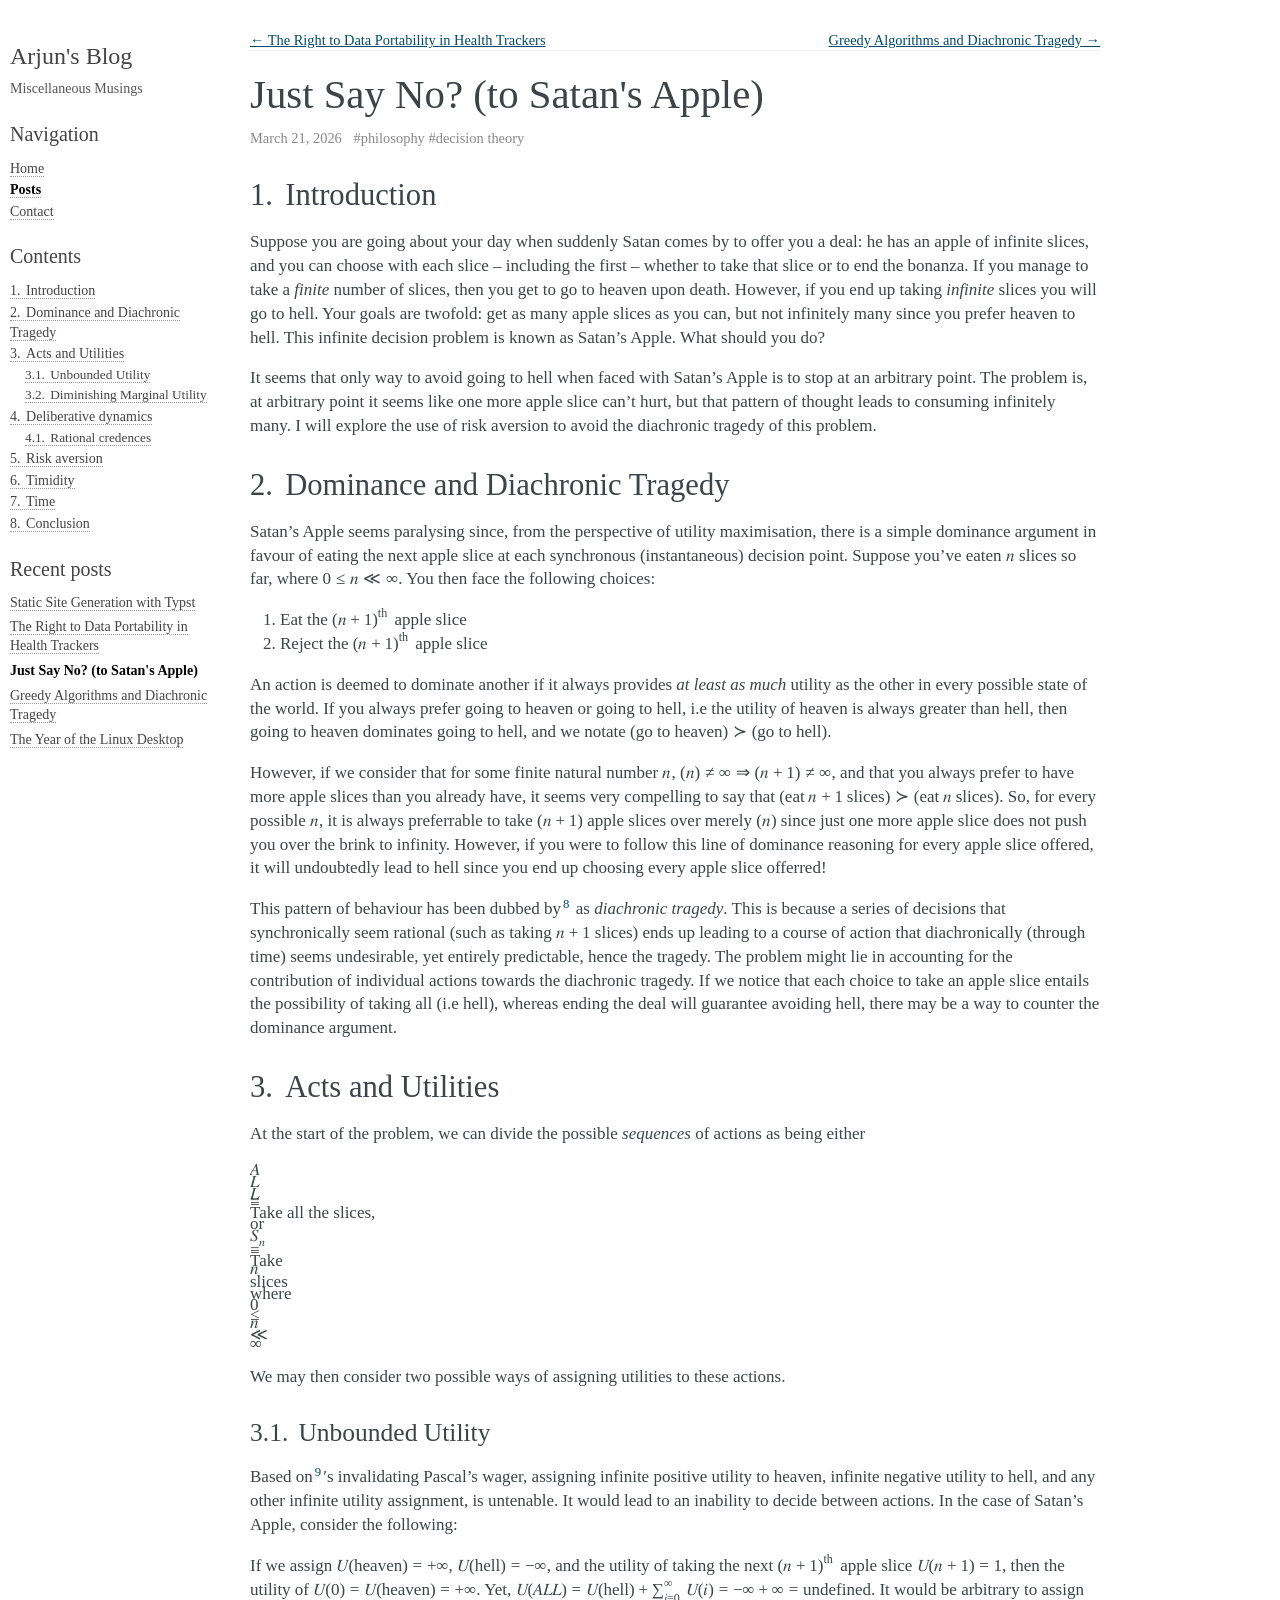
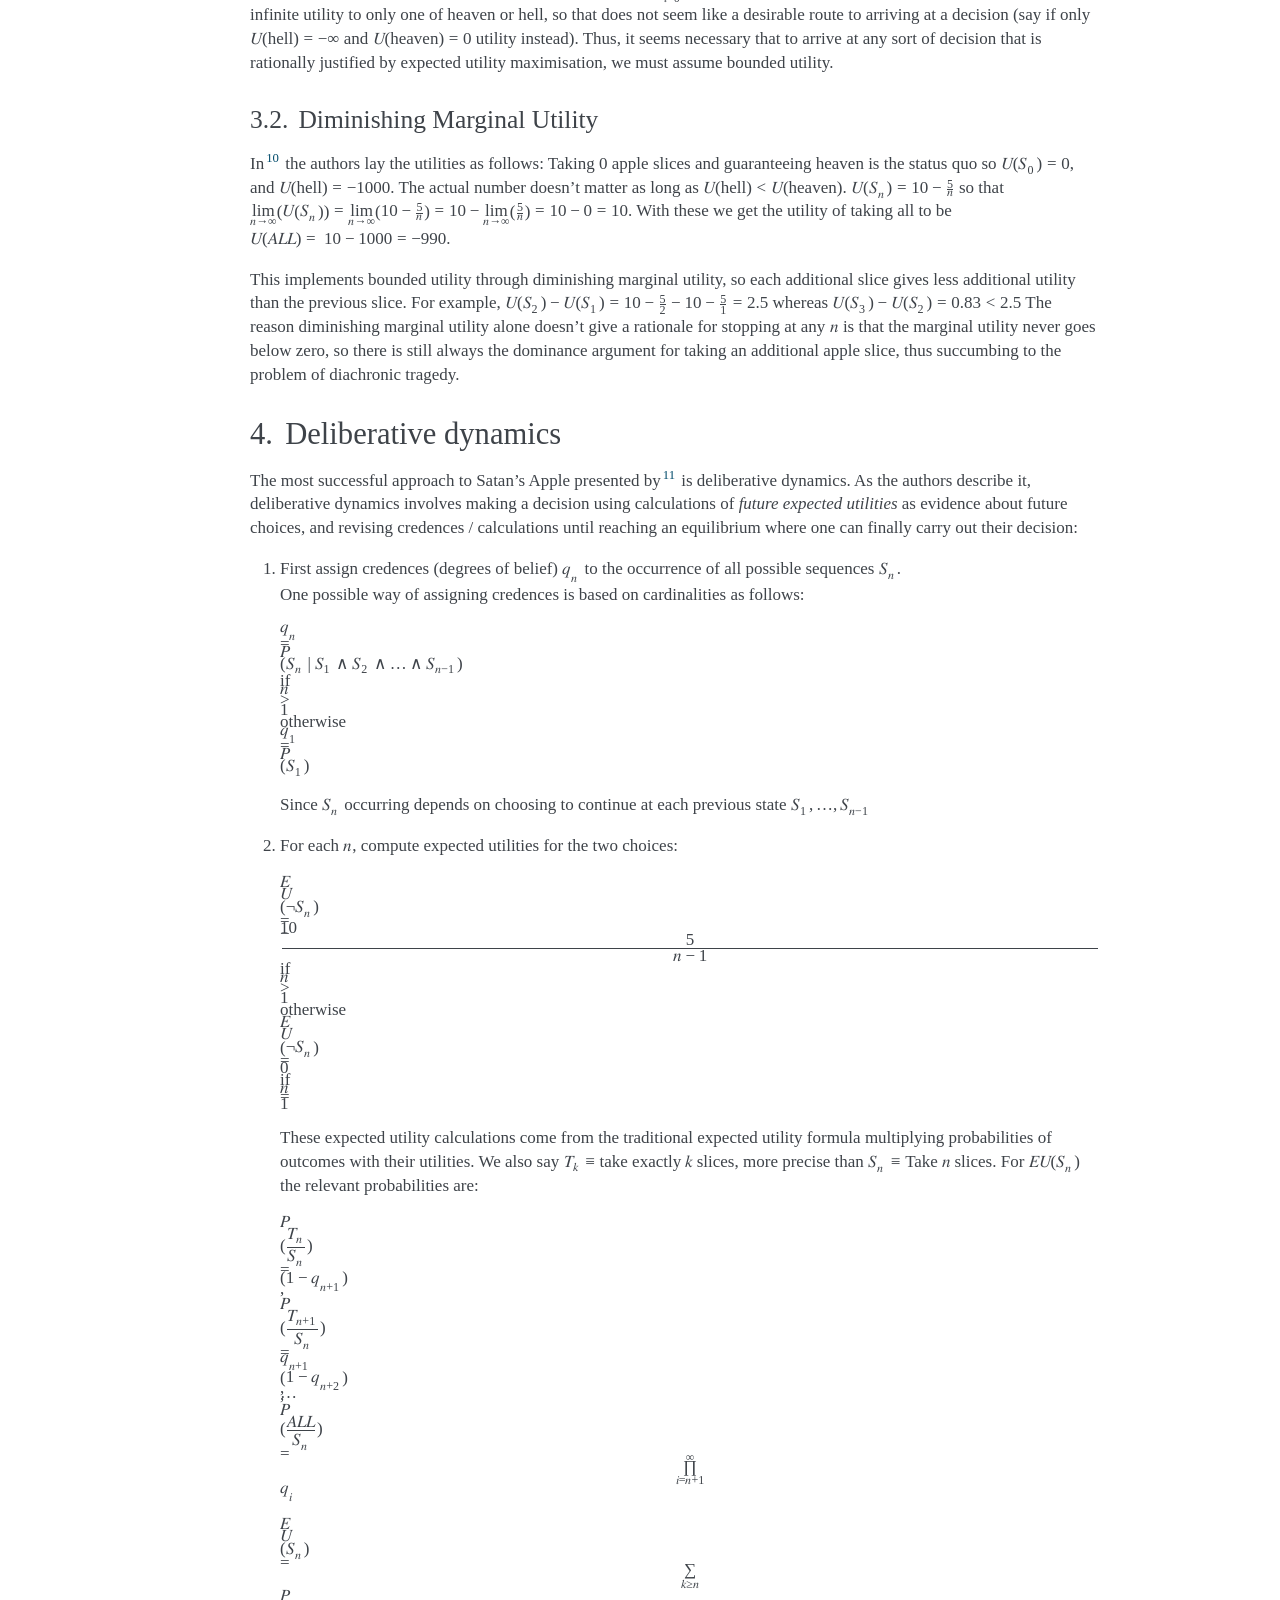
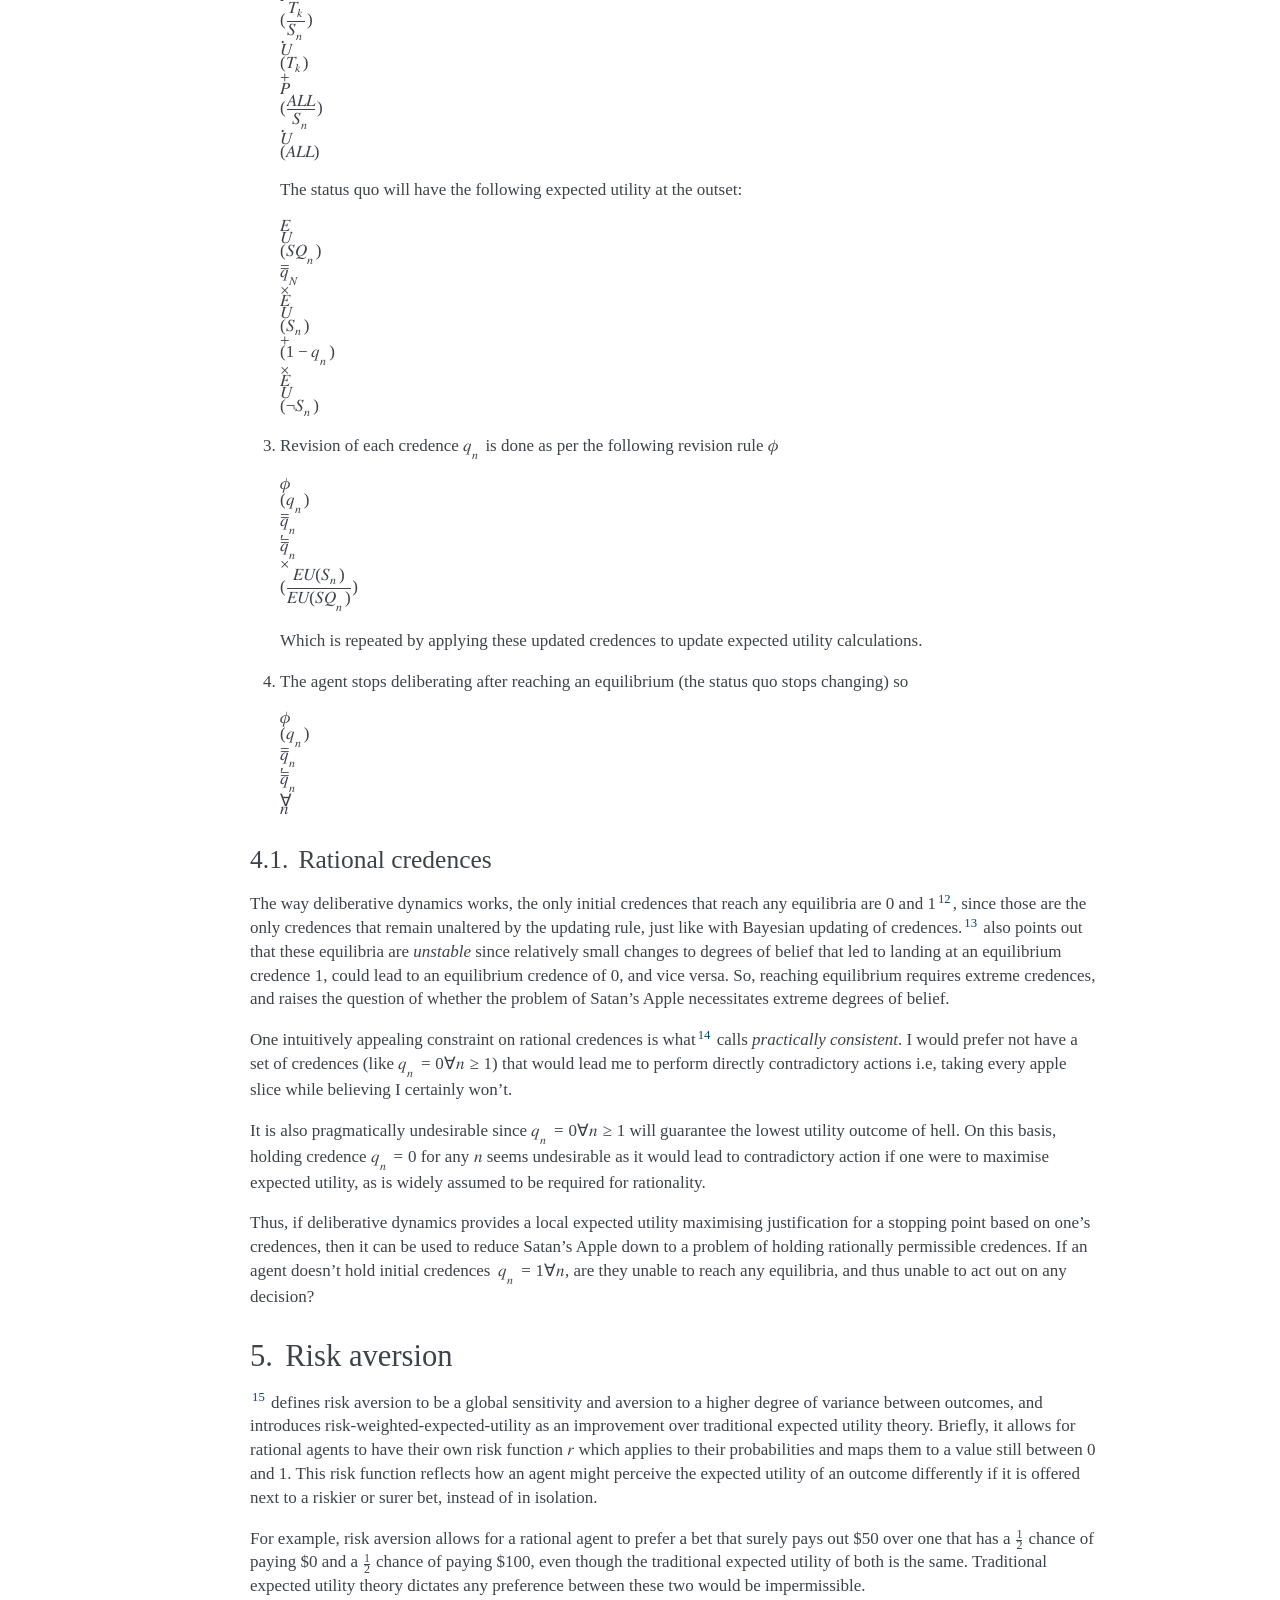
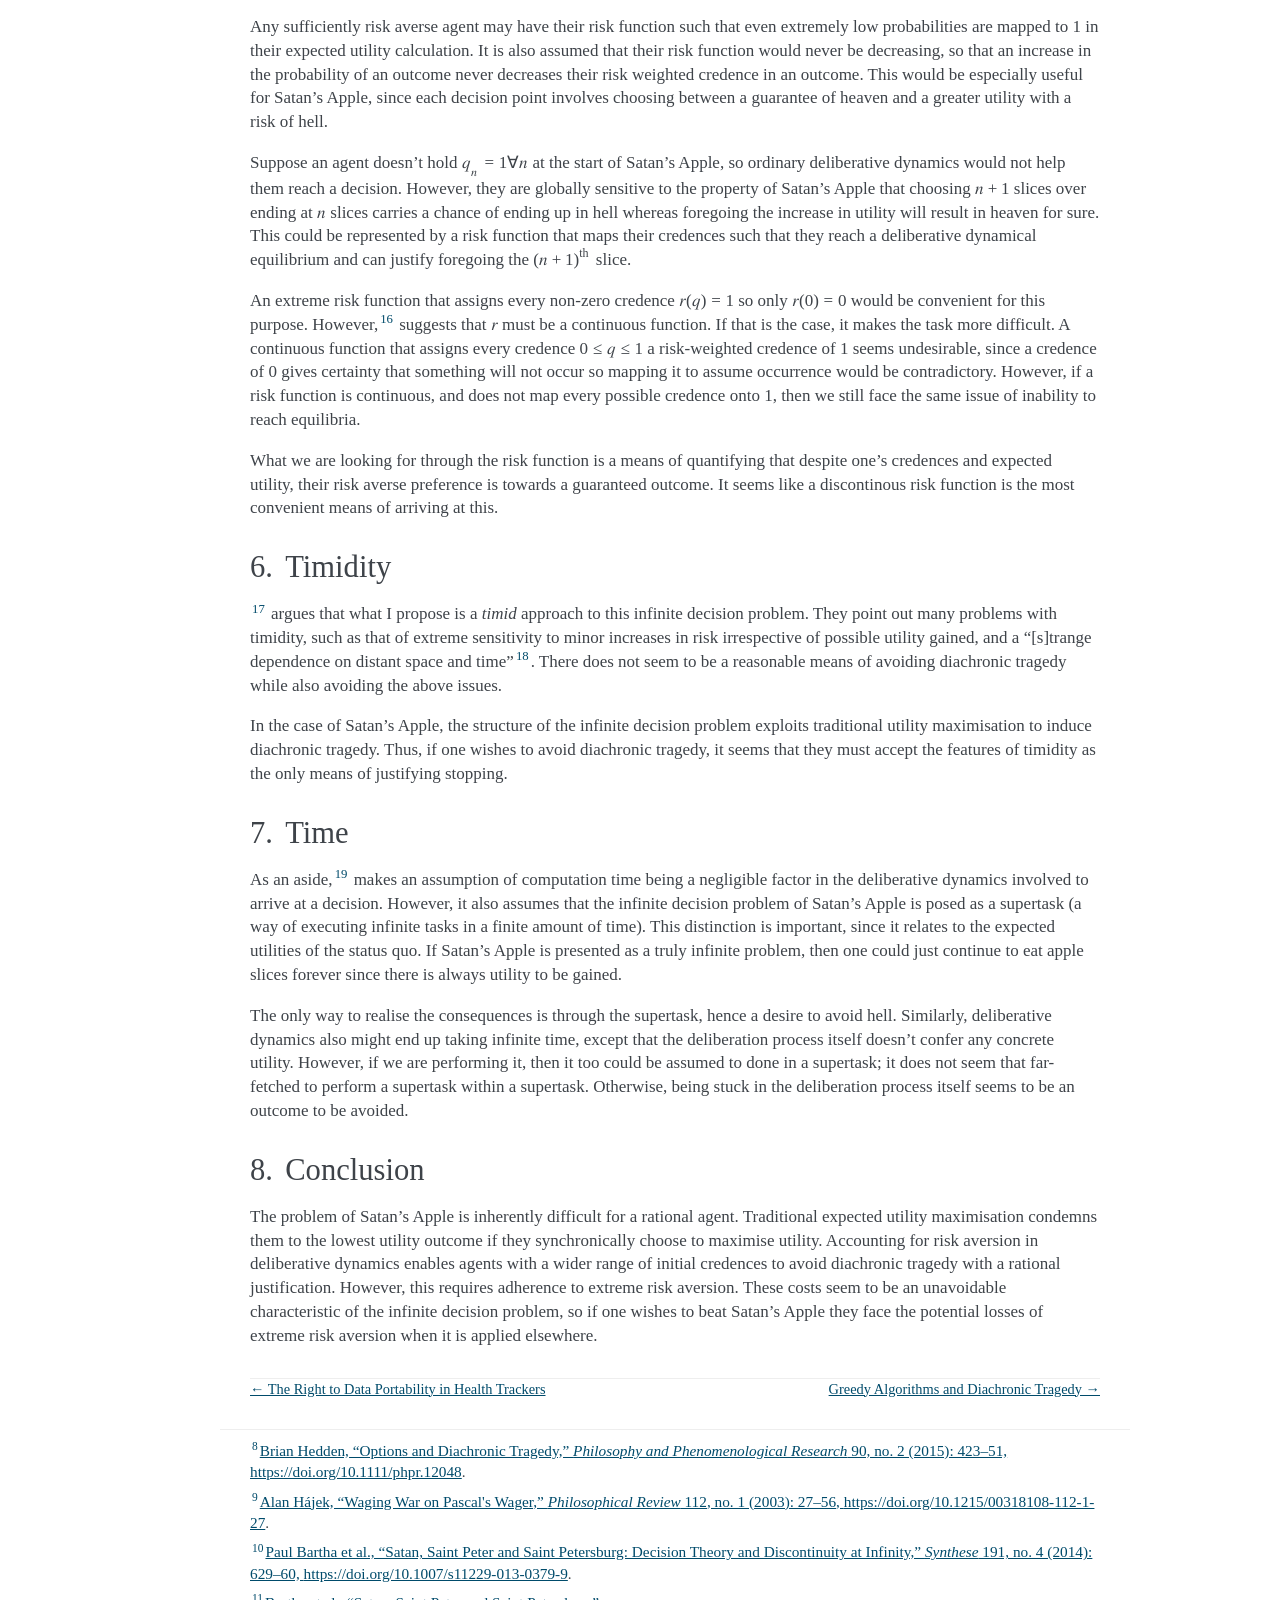
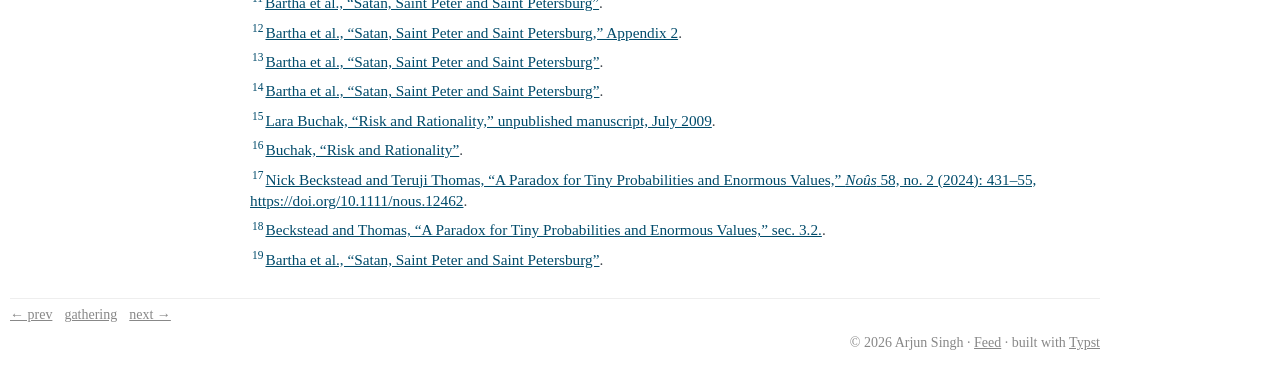
<file: posts/satan-apple/index.html>
<!DOCTYPE html><html lang="en"><head><meta charset="utf-8"><meta name="viewport" content="width=device-width, initial-scale=1"><title>Just Say No? (to Satan's Apple) · Arjun's Blog</title><meta name="description" content="Infinite decision theory is weird."><meta name="authors" content="Arjun Singh"><style>/* Alignment */
mtable.right-align mtd,
mtable mtd.right-align,
mtable.left-align mtd.right-align,
mtable.aligned mtd:nth-child(odd) {
  justify-items: end;
  text-align: right;
}
mtable.cases mtd,
mtable.left-align mtd,
mtable mtd.left-align,
mtable.aligned mtd:nth-child(even),
math:is(:not([display])) > mtable.multiline-equation mtd {
  justify-items: start;
  text-align: left;
}
mtable.cases mtd,
mtable.aligned mtd,
mtable mtd.flushed,
mtable mtd.left-flush {
  padding-left: 0;
}
mtable.cases mtd,
mtable.aligned mtd,
mtable mtd.flushed,
mtable mtd.right-flush {
  padding-right: 0;
}

/* Tables */
mtable {
  math-style: inherit;
}
mtd {
  math-depth: auto-add;
  math-style: compact;
  math-shift: compact;
}

/* Equations */
mtable.multiline-equation mtd {
  math-depth: inherit;
  math-style: inherit;
  math-shift: inherit;
  padding: 0;
}
math > mtable.multiline-equation mtr:not(:last-child) mtd {
  padding-bottom: 0.5em;
}

/* Fractions */
mfrac {
  padding-inline: 0;
  margin-inline: 0.1em;
}

/* Accents */
mover[accent="true" i] > :first-child {
  font-feature-settings: "dtls";
}
mover.dotted[accent="true" i] > :first-child {
  font-feature-settings: "dtls" 0;
}

/* Other rules for scriptlevel, displaystyle and math-shift */
munder > :nth-child(2),
munderover > :nth-child(2) {
  math-shift: compact
}
munder[accentunder="true" i] > :not(:first-child),
mover[accent="true" i] > :not(:first-child) {
  math-depth: inherit;
  math-style: inherit;
  math-shift: inherit;
}</style></head><body><link rel="stylesheet" href="../../style.css"><link rel="icon" href="../../favicon.svg"><link rel="alternate" type="application/atom+xml" title="Arjun's Blog feed" href="../../feed.xml"><div class="documentwrapper"><div class="bodycontent"><div class="related top"><ul><li class="newer"><a href="../../posts/data-portability/">← The Right to Data Portability in Health Trackers</a></li><li class="older"><a href="../../posts/greedy-tragedy/">Greedy Algorithms and Diachronic Tragedy →</a></li></ul></div><main><article class="post"><header class="post-header"><h1>Just Say No? (to Satan's Apple)</h1><p class="post-meta"><time datetime="2026-03-21">March 21, 2026</time> <span class="tags">#philosophy #decision theory</span></p></header><h2 id="introduction"><span class="section-number">1.</span>Introduction<a href="#introduction" class="headerlink" title="Permalink to this section">¶</a></h2><p>Suppose you are going about your day when suddenly Satan comes by to offer you a deal: he has an apple of infinite slices, and you can choose with each slice – including the first – whether to take that slice or to end the bonanza. If you manage to take a <em>finite</em> number of slices, then you get to go to heaven upon death. However, if you end up taking <em>infinite</em> slices you will go to hell. Your goals are twofold: get as many apple slices as you can, but not infinitely many since you prefer heaven to hell. This infinite decision problem is known as Satan’s Apple. What should you do?</p><p>It seems that only way to avoid going to hell when faced with Satan’s Apple is to stop at an arbitrary point. The problem is, at arbitrary point it seems like one more apple slice can’t hurt, but that pattern of thought leads to consuming infinitely many. I will explore the use of risk aversion to avoid the diachronic tragedy of this problem.</p><h2 id="dominance-and-diachronic-tragedy"><span class="section-number">2.</span>Dominance and Diachronic Tragedy<a href="#dominance-and-diachronic-tragedy" class="headerlink" title="Permalink to this section">¶</a></h2><p>Satan’s Apple seems paralysing since, from the perspective of utility maximisation, there is a simple dominance argument in favour of eating the next apple slice at each synchronous (instantaneous) decision point. Suppose you’ve eaten <math><mi>𝑛</mi></math> slices so far, where <math><mn>0</mn><mo>≤</mo><mi>𝑛</mi><mo>≪</mo><mi>∞</mi></math>. You then face the following choices:</p><ol><li>Eat the <math><msup><mrow><mo>(</mo><mrow><mi>𝑛</mi><mo>+</mo><mn>1</mn></mrow><mo>)</mo></mrow><mtext>th</mtext></msup></math> apple slice</li><li>Reject the <math><msup><mrow><mo>(</mo><mrow><mi>𝑛</mi><mo>+</mo><mn>1</mn></mrow><mo>)</mo></mrow><mtext>th</mtext></msup></math> apple slice</li></ol><p>An action is deemed to dominate another if it always provides <em>at least as much</em> utility as the other in every possible state of the world. If you always prefer going to heaven or going to hell, i.e the utility of heaven is always greater than hell, then going to heaven dominates going to hell, and we notate <math><mrow><mo>(</mo><mtext>go to heaven</mtext><mo>)</mo></mrow><mo>≻</mo><mrow><mo>(</mo><mtext>go to hell</mtext><mo>)</mo></mrow></math>.</p><p>However, if we consider that for some finite natural number <math><mi>𝑛</mi></math>, <math><mrow><mo>(</mo><mi>𝑛</mi><mo>)</mo></mrow><mo>≠</mo><mi>∞</mi><mo stretchy="false">⇒</mo><mrow><mo>(</mo><mrow><mi>𝑛</mi><mo>+</mo><mn>1</mn></mrow><mo>)</mo></mrow><mo>≠</mo><mi>∞</mi></math>, and that you always prefer to have more apple slices than you already have, it seems very compelling to say that <math><mrow><mo>(</mo><mrow><mtext>eat</mtext><mspace width="0.2222em"/><mi>𝑛</mi><mo>+</mo><mn>1</mn><mspace width="0.2222em"/><mtext>slices</mtext></mrow><mo>)</mo></mrow><mo>≻</mo><mrow><mo>(</mo><mrow><mtext>eat</mtext><mspace width="0.2222em"/><mi>𝑛</mi><mspace width="0.2222em"/><mtext>slices</mtext></mrow><mo>)</mo></mrow></math>. So, for every possible <math><mi>𝑛</mi></math>, it is always preferrable to take <math><mrow><mo>(</mo><mrow><mi>𝑛</mi><mo>+</mo><mn>1</mn></mrow><mo>)</mo></mrow></math> apple slices over merely <math><mrow><mo>(</mo><mi>𝑛</mi><mo>)</mo></mrow></math> since just one more apple slice does not push you over the brink to infinity. However, if you were to follow this line of dominance reasoning for every apple slice offered, it will undoubtedly lead to hell since you end up choosing every apple slice offerred!</p><p>This pattern of behaviour has been dubbed by<sup id="loc-1" role="doc-noteref"><a href="#loc-18">8</a></sup> as <em>diachronic tragedy</em>. This is because a series of decisions that synchronically seem rational (such as taking <math><mi>𝑛</mi><mo>+</mo><mn>1</mn></math> slices) ends up leading to a course of action that diachronically (through time) seems undesirable, yet entirely predictable, hence the tragedy. The problem might lie in accounting for the contribution of individual actions towards the diachronic tragedy. If we notice that each choice to take an apple slice entails the possibility of taking all (i.e hell), whereas ending the deal will guarantee avoiding hell, there may be a way to counter the dominance argument.</p><h2 id="acts-and-utilities"><span class="section-number">3.</span>Acts and Utilities<a href="#acts-and-utilities" class="headerlink" title="Permalink to this section">¶</a></h2><p>At the start of the problem, we can divide the possible <em>sequences</em> of actions as being either</p><math display="block"><mi>𝐴</mi><mi>𝐿</mi><mi>𝐿</mi><mo>≡</mo><mtext>Take all the slices,</mtext><mspace width="0.2222em"/><mtext>or</mtext><mspace width="0.2222em"/><msub><mi>𝑆</mi><mi>𝑛</mi></msub><mo>≡</mo><mtext>Take</mtext><mspace width="0.2222em"/><mi>𝑛</mi><mspace width="0.2222em"/><mtext>slices</mtext><mspace width="0.2222em"/><mtext>where</mtext><mspace width="0.2222em"/><mn>0</mn><mo>≤</mo><mi>𝑛</mi><mo>≪</mo><mi>∞</mi></math><p>We may then consider two possible ways of assigning utilities to these actions.</p><h3 id="unbounded-utility"><span class="section-number">3.1.</span>Unbounded Utility<a href="#unbounded-utility" class="headerlink" title="Permalink to this section">¶</a></h3><p>Based on<sup id="loc-2" role="doc-noteref"><a href="#loc-19">9</a></sup>′s invalidating Pascal’s wager, assigning infinite positive utility to heaven, infinite negative utility to hell, and any other infinite utility assignment, is untenable. It would lead to an inability to decide between actions. In the case of Satan’s Apple, consider the following:</p><p>If we assign <math><mi>𝑈</mi><mrow><mo>(</mo><mtext>heaven</mtext><mo>)</mo></mrow><mo>=</mo><mo form="prefix">+</mo><mi>∞</mi></math>, <math><mi>𝑈</mi><mrow><mo>(</mo><mtext>hell</mtext><mo>)</mo></mrow><mo>=</mo><mo form="prefix">−</mo><mi>∞</mi></math>, and the utility of taking the next <math><msup><mrow><mo>(</mo><mrow><mi>𝑛</mi><mo>+</mo><mn>1</mn></mrow><mo>)</mo></mrow><mtext>th</mtext></msup></math> apple slice <math><mi>𝑈</mi><mrow><mo>(</mo><mrow><mi>𝑛</mi><mo>+</mo><mn>1</mn></mrow><mo>)</mo></mrow><mo>=</mo><mn>1</mn></math>, then the utility of <math><mi>𝑈</mi><mrow><mo>(</mo><mn>0</mn><mo>)</mo></mrow><mo>=</mo><mi>𝑈</mi><mrow><mo>(</mo><mtext>heaven</mtext><mo>)</mo></mrow><mo>=</mo><mo form="prefix">+</mo><mi>∞</mi></math>. Yet, <math><mi>𝑈</mi><mrow><mo>(</mo><mrow><mi>𝐴</mi><mi>𝐿</mi><mi>𝐿</mi></mrow><mo>)</mo></mrow><mo>=</mo><mi>𝑈</mi><mrow><mo>(</mo><mtext>hell</mtext><mo>)</mo></mrow><mo>+</mo><msubsup><mo form="prefix" lspace="0em">∑</mo><mrow><mi>𝑖</mi><mo lspace="0em" rspace="0em">=</mo><mn>0</mn></mrow><mi>∞</mi></msubsup><mi>𝑈</mi><mrow><mo>(</mo><mi>𝑖</mi><mo>)</mo></mrow><mo>=</mo><mo form="prefix">−</mo><mi>∞</mi><mo>+</mo><mi>∞</mi><mo>=</mo><mtext>undefined</mtext></math>. It would be arbitrary to assign infinite utility to only one of heaven or hell, so that does not seem like a desirable route to arriving at a decision (say if only <math><mi>𝑈</mi><mrow><mo>(</mo><mtext>hell</mtext><mo>)</mo></mrow><mo>=</mo><mo form="prefix">−</mo><mi>∞</mi></math> and <math><mi>𝑈</mi><mrow><mo>(</mo><mtext>heaven</mtext><mo>)</mo></mrow><mo>=</mo><mn>0</mn></math> utility instead). Thus, it seems necessary that to arrive at any sort of decision that is rationally justified by expected utility maximisation, we must assume bounded utility.</p><h3 id="diminishing-marginal-utility"><span class="section-number">3.2.</span>Diminishing Marginal Utility<a href="#diminishing-marginal-utility" class="headerlink" title="Permalink to this section">¶</a></h3><p>In<sup id="loc-3" role="doc-noteref"><a href="#loc-20">10</a></sup> the authors lay the utilities as follows: Taking <math><mn>0</mn></math> apple slices and guaranteeing heaven is the status quo so <math><mi>𝑈</mi><mrow><mo>(</mo><msub><mi>𝑆</mi><mn>0</mn></msub><mo>)</mo></mrow><mo>=</mo><mn>0</mn></math>, and <math><mi>𝑈</mi><mrow><mo>(</mo><mtext>hell</mtext><mo>)</mo></mrow><mo>=</mo><mo form="prefix">−</mo><mn>1000</mn></math>. The actual number doesn’t matter as long as <math><mi>𝑈</mi><mrow><mo>(</mo><mtext>hell</mtext><mo>)</mo></mrow><mo>&lt;</mo><mi>𝑈</mi><mrow><mo>(</mo><mtext>heaven</mtext><mo>)</mo></mrow></math>. <math><mi>𝑈</mi><mrow><mo>(</mo><msub><mi>𝑆</mi><mi>𝑛</mi></msub><mo>)</mo></mrow><mo>=</mo><mn>10</mn><mo>−</mo><mfrac><mn>5</mn><mi>𝑛</mi></mfrac></math> so that <math><munder><mo lspace="0em" rspace="0em">lim</mo><mrow><mi>𝑛</mi><mo lspace="0em" rspace="0em" stretchy="false">→</mo><mi>∞</mi></mrow></munder><mrow><mo>(</mo><mrow><mi>𝑈</mi><mrow><mo>(</mo><msub><mi>𝑆</mi><mi>𝑛</mi></msub><mo>)</mo></mrow></mrow><mo>)</mo></mrow><mo>=</mo><munder><mo form="prefix" lspace="0em" rspace="0em">lim</mo><mrow><mi>𝑛</mi><mo lspace="0em" rspace="0em" stretchy="false">→</mo><mi>∞</mi></mrow></munder><mrow><mo>(</mo><mrow><mn>10</mn><mo>−</mo><mfrac><mn>5</mn><mi>𝑛</mi></mfrac></mrow><mo>)</mo></mrow><mo>=</mo><mn>10</mn><mo>−</mo><munder><mo form="prefix" lspace="0em" rspace="0em">lim</mo><mrow><mi>𝑛</mi><mo lspace="0em" rspace="0em" stretchy="false">→</mo><mi>∞</mi></mrow></munder><mrow><mo>(</mo><mfrac><mn>5</mn><mi>𝑛</mi></mfrac><mo>)</mo></mrow><mo>=</mo><mn>10</mn><mo>−</mo><mn>0</mn><mo>=</mo><mn>10</mn></math>. With these we get the utility of taking all to be <math><mi>𝑈</mi><mrow><mo>(</mo><mrow><mi>𝐴</mi><mi>𝐿</mi><mi>𝐿</mi></mrow><mo>)</mo></mrow><mo>=</mo><mtext> </mtext><mspace width="0.2222em"/><mn>10</mn><mo>−</mo><mn>1000</mn><mo>=</mo><mo form="prefix">−</mo><mn>990</mn></math>.</p><p>This implements bounded utility through diminishing marginal utility, so each additional slice gives less additional utility than the previous slice. For example, <math><mi>𝑈</mi><mrow><mo>(</mo><msub><mi>𝑆</mi><mn>2</mn></msub><mo>)</mo></mrow><mo>−</mo><mi>𝑈</mi><mrow><mo>(</mo><msub><mi>𝑆</mi><mn>1</mn></msub><mo>)</mo></mrow><mo>=</mo><mn>10</mn><mo>−</mo><mfrac><mn>5</mn><mn>2</mn></mfrac><mo>−</mo><mn>10</mn><mo>−</mo><mfrac><mn>5</mn><mn>1</mn></mfrac><mo>=</mo><mn>2.5</mn></math> whereas <math><mi>𝑈</mi><mrow><mo>(</mo><msub><mi>𝑆</mi><mn>3</mn></msub><mo>)</mo></mrow><mo>−</mo><mi>𝑈</mi><mrow><mo>(</mo><msub><mi>𝑆</mi><mn>2</mn></msub><mo>)</mo></mrow><mo>=</mo><mn>0.8</mn><mn>3</mn><mo>&lt;</mo><mn>2.5</mn></math> The reason diminishing marginal utility alone doesn’t give a rationale for stopping at any <math><mi>𝑛</mi></math> is that the marginal utility never goes below zero, so there is still always the dominance argument for taking an additional apple slice, thus succumbing to the problem of diachronic tragedy.</p><h2 id="deliberative-dynamics"><span class="section-number">4.</span>Deliberative dynamics<a href="#deliberative-dynamics" class="headerlink" title="Permalink to this section">¶</a></h2><p>The most successful approach to Satan’s Apple presented by<sup id="loc-4" role="doc-noteref"><a href="#loc-21">11</a></sup> is deliberative dynamics. As the authors describe it, deliberative dynamics involves making a decision using calculations of <em>future expected utilities</em> as evidence about future choices, and revising credences / calculations until reaching an equilibrium where one can finally carry out their decision:</p><ol><li><p>First assign credences (degrees of belief) <math><msub><mi>𝑞</mi><mi>𝑛</mi></msub></math> to the occurrence of all possible sequences <math><msub><mi>𝑆</mi><mi>𝑛</mi></msub></math>.<br>One possible way of assigning credences is based on cardinalities as follows:</p><math display="block"><msub><mi>𝑞</mi><mi>𝑛</mi></msub><mo>=</mo><mi>𝑃</mi><mrow><mo>(</mo><mrow><msub><mi>𝑆</mi><mi>𝑛</mi></msub><mspace width="0.2222em"/><mo lspace="0em" rspace="0em">|</mo><mspace width="0.2222em"/><msub><mi>𝑆</mi><mn>1</mn></msub><mo>∧</mo><msub><mi>𝑆</mi><mn>2</mn></msub><mo>∧</mo><mi>…</mi><mo>∧</mo><msub><mi>𝑆</mi><mrow><mi>𝑛</mi><mo lspace="0em" rspace="0em">−</mo><mn>1</mn></mrow></msub></mrow><mo>)</mo></mrow><mspace width="0.2222em"/><mtext>if</mtext><mspace width="0.2222em"/><mi>𝑛</mi><mo>></mo><mn>1</mn><mspace width="0.2222em"/><mtext>otherwise </mtext><msub><mi>𝑞</mi><mn>1</mn></msub><mo>=</mo><mi>𝑃</mi><mrow><mo>(</mo><msub><mi>𝑆</mi><mn>1</mn></msub><mo>)</mo></mrow></math><p>Since <math><msub><mi>𝑆</mi><mi>𝑛</mi></msub></math> occurring depends on choosing to continue at each previous state <math><msub><mi>𝑆</mi><mn>1</mn></msub><mo>,</mo><mi>…</mi><mo>,</mo><msub><mi>𝑆</mi><mrow><mi>𝑛</mi><mo lspace="0em" rspace="0em">−</mo><mn>1</mn></mrow></msub></math></p></li><li><p>For each <math><mi>𝑛</mi></math>, compute expected utilities for the two choices:</p><math display="block"><mi>𝐸</mi><mi>𝑈</mi><mrow><mo>(</mo><mrow><mo>¬</mo><msub><mi>𝑆</mi><mi>𝑛</mi></msub></mrow><mo>)</mo></mrow><mo>=</mo><mn>10</mn><mo>−</mo><mfrac><mn>5</mn><mrow><mi>𝑛</mi><mo>−</mo><mn>1</mn></mrow></mfrac><mspace width="0.2222em"/><mtext>if</mtext><mspace width="0.2222em"/><mi>𝑛</mi><mo>></mo><mn>1</mn><mspace width="0.2222em"/><mtext>otherwise</mtext><mspace width="0.2222em"/><mi>𝐸</mi><mi>𝑈</mi><mrow><mo>(</mo><mrow><mo>¬</mo><msub><mi>𝑆</mi><mi>𝑛</mi></msub></mrow><mo>)</mo></mrow><mo>=</mo><mn>0</mn><mspace width="0.2222em"/><mtext>if</mtext><mspace width="0.2222em"/><mi>𝑛</mi><mo>=</mo><mn>1</mn></math><p>These expected utility calculations come from the traditional expected utility formula multiplying probabilities of outcomes with their utilities. We also say <math><msub><mi>𝑇</mi><mi>𝑘</mi></msub><mo>≡</mo><mtext>take exactly</mtext><mspace width="0.2222em"/><mi>𝑘</mi><mspace width="0.2222em"/><mtext>slices</mtext></math>, more precise than <math><msub><mi>𝑆</mi><mi>𝑛</mi></msub><mo>≡</mo><mtext>Take</mtext><mspace width="0.2222em"/><mi>𝑛</mi><mspace width="0.2222em"/><mtext>slices</mtext></math>. For <math><mi>𝐸</mi><mi>𝑈</mi><mrow><mo>(</mo><msub><mi>𝑆</mi><mi>𝑛</mi></msub><mo>)</mo></mrow></math> the relevant probabilities are:</p><math display="block"><mi>𝑃</mi><mrow><mo>(</mo><mfrac><msub><mi>𝑇</mi><mi>𝑛</mi></msub><msub><mi>𝑆</mi><mi>𝑛</mi></msub></mfrac><mo>)</mo></mrow><mo>=</mo><mrow><mo>(</mo><mrow><mn>1</mn><mo>−</mo><msub><mi>𝑞</mi><mrow><mi>𝑛</mi><mo lspace="0em" rspace="0em">+</mo><mn>1</mn></mrow></msub></mrow><mo>)</mo></mrow><mo>,</mo><mi>𝑃</mi><mrow><mo>(</mo><mfrac><msub><mi>𝑇</mi><mrow><mi>𝑛</mi><mo lspace="0em" rspace="0em">+</mo><mn>1</mn></mrow></msub><msub><mi>𝑆</mi><mi>𝑛</mi></msub></mfrac><mo>)</mo></mrow><mo>=</mo><msub><mi>𝑞</mi><mrow><mi>𝑛</mi><mo lspace="0em" rspace="0em">+</mo><mn>1</mn></mrow></msub><mrow><mo>(</mo><mrow><mn>1</mn><mo>−</mo><msub><mi>𝑞</mi><mrow><mi>𝑛</mi><mo lspace="0em" rspace="0em">+</mo><mn>2</mn></mrow></msub></mrow><mo>)</mo></mrow><mo>,</mo><mi>…</mi><mo>,</mo><mi>𝑃</mi><mrow><mo>(</mo><mfrac><mrow><mi>𝐴</mi><mi>𝐿</mi><mi>𝐿</mi></mrow><msub><mi>𝑆</mi><mi>𝑛</mi></msub></mfrac><mo>)</mo></mrow><mo>=</mo><munderover><mo form="prefix" lspace="0em">∏</mo><mrow><mi>𝑖</mi><mo lspace="0em" rspace="0em">=</mo><mi>𝑛</mi><mo lspace="0em" rspace="0em">+</mo><mn>1</mn></mrow><mi>∞</mi></munderover><msub><mi>𝑞</mi><mi>𝑖</mi></msub></math><math display="block"><mi>𝐸</mi><mi>𝑈</mi><mrow><mo>(</mo><msub><mi>𝑆</mi><mi>𝑛</mi></msub><mo>)</mo></mrow><mo>=</mo><munder><mo form="prefix" lspace="0em">∑</mo><mrow><mi>𝑘</mi><mo lspace="0em" rspace="0em">≥</mo><mi>𝑛</mi></mrow></munder><mi>𝑃</mi><mrow><mo>(</mo><mfrac><msub><mi>𝑇</mi><mi>𝑘</mi></msub><msub><mi>𝑆</mi><mi>𝑛</mi></msub></mfrac><mo>)</mo></mrow><mo lspace="0.2222222222222222em" rspace="0.2222222222222222em">⋅</mo><mi>𝑈</mi><mrow><mo>(</mo><msub><mi>𝑇</mi><mi>𝑘</mi></msub><mo>)</mo></mrow><mo>+</mo><mi>𝑃</mi><mrow><mo>(</mo><mfrac><mrow><mi>𝐴</mi><mi>𝐿</mi><mi>𝐿</mi></mrow><msub><mi>𝑆</mi><mi>𝑛</mi></msub></mfrac><mo>)</mo></mrow><mo lspace="0.2222222222222222em" rspace="0.2222222222222222em">⋅</mo><mi>𝑈</mi><mrow><mo>(</mo><mrow><mi>𝐴</mi><mi>𝐿</mi><mi>𝐿</mi></mrow><mo>)</mo></mrow></math><p>The status quo will have the following expected utility at the outset:</p><math display="block"><mi>𝐸</mi><mi>𝑈</mi><mrow><mo>(</mo><mrow><mi>𝑆</mi><msub><mi>𝑄</mi><mi>𝑛</mi></msub></mrow><mo>)</mo></mrow><mo>=</mo><msub><mi>𝑞</mi><mi>𝑁</mi></msub><mo lspace="0.2222222222222222em" rspace="0.2222222222222222em">×</mo><mi>𝐸</mi><mi>𝑈</mi><mrow><mo>(</mo><msub><mi>𝑆</mi><mi>𝑛</mi></msub><mo>)</mo></mrow><mo>+</mo><mrow><mo>(</mo><mrow><mn>1</mn><mo>−</mo><msub><mi>𝑞</mi><mi>𝑛</mi></msub></mrow><mo>)</mo></mrow><mo lspace="0.2222222222222222em" rspace="0.2222222222222222em">×</mo><mi>𝐸</mi><mi>𝑈</mi><mrow><mo>(</mo><mrow><mo>¬</mo><msub><mi>𝑆</mi><mi>𝑛</mi></msub></mrow><mo>)</mo></mrow></math></li><li><p>Revision of each credence <math><msub><mi>𝑞</mi><mi>𝑛</mi></msub></math> is done as per the following revision rule <math><mi>𝜙</mi></math></p><math display="block"><mi>𝜙</mi><mrow><mo>(</mo><msub><mi>𝑞</mi><mi>𝑛</mi></msub><mo>)</mo></mrow><mo>=</mo><msub><mi>𝑞</mi><mi>𝑛</mi></msub><mo form="postfix">′</mo><mo>=</mo><msub><mi>𝑞</mi><mi>𝑛</mi></msub><mo lspace="0.2222222222222222em" rspace="0.2222222222222222em">×</mo><mrow><mo>(</mo><mfrac><mrow><mi>𝐸</mi><mi>𝑈</mi><mrow><mo>(</mo><msub><mi>𝑆</mi><mi>𝑛</mi></msub><mo>)</mo></mrow></mrow><mrow><mi>𝐸</mi><mi>𝑈</mi><mrow><mo>(</mo><mrow><mi>𝑆</mi><msub><mi>𝑄</mi><mi>𝑛</mi></msub></mrow><mo>)</mo></mrow></mrow></mfrac><mo>)</mo></mrow></math><p>Which is repeated by applying these updated credences to update expected utility calculations.</p></li><li><p>The agent stops deliberating after reaching an equilibrium (the status quo stops changing) so</p><math display="block"><mi>𝜙</mi><mrow><mo>(</mo><msub><mi>𝑞</mi><mi>𝑛</mi></msub><mo>)</mo></mrow><mo>=</mo><msub><mi>𝑞</mi><mi>𝑛</mi></msub><mo form="postfix">′</mo><mo>=</mo><msub><mi>𝑞</mi><mi>𝑛</mi></msub><mo form="prefix">∀</mo><mi>𝑛</mi></math></li></ol><h3 id="rational-credences"><span class="section-number">4.1.</span>Rational credences<a href="#rational-credences" class="headerlink" title="Permalink to this section">¶</a></h3><p>The way deliberative dynamics works, the only initial credences that reach any equilibria are <math><mn>0</mn></math> and <math><mn>1</mn></math><sup id="loc-5" role="doc-noteref"><a href="#loc-22">12</a></sup>, since those are the only credences that remain unaltered by the updating rule, just like with Bayesian updating of credences.<sup id="loc-6" role="doc-noteref"><a href="#loc-23">13</a></sup> also points out that these equilibria are <em>unstable</em> since relatively small changes to degrees of belief that led to landing at an equilibrium credence <math><mn>1</mn></math>, could lead to an equilibrium credence of <math><mn>0</mn></math>, and vice versa. So, reaching equilibrium requires extreme credences, and raises the question of whether the problem of Satan’s Apple necessitates extreme degrees of belief.</p><p>One intuitively appealing constraint on rational credences is what<sup id="loc-7" role="doc-noteref"><a href="#loc-24">14</a></sup> calls <em>practically consistent</em>. I would prefer not have a set of credences (like <math><msub><mi>𝑞</mi><mi>𝑛</mi></msub><mo>=</mo><mn>0</mn><mo form="prefix">∀</mo><mi>𝑛</mi><mo>≥</mo><mn>1</mn></math>) that would lead me to perform directly contradictory actions i.e, taking every apple slice while believing I certainly won’t.</p><p>It is also pragmatically undesirable since <math><msub><mi>𝑞</mi><mi>𝑛</mi></msub><mo>=</mo><mn>0</mn><mo form="prefix">∀</mo><mi>𝑛</mi><mo>≥</mo><mn>1</mn></math> will guarantee the lowest utility outcome of hell. On this basis, holding credence <math><msub><mi>𝑞</mi><mi>𝑛</mi></msub><mo>=</mo><mn>0</mn></math> for any <math><mi>𝑛</mi></math> seems undesirable as it would lead to contradictory action if one were to maximise expected utility, as is widely assumed to be required for rationality.</p><p>Thus, if deliberative dynamics provides a local expected utility maximising justification for a stopping point based on one’s credences, then it can be used to reduce Satan’s Apple down to a problem of holding rationally permissible credences. If an agent doesn’t hold initial credences<span style="white-space: pre-wrap">&#x20;</span><math><mtext> </mtext><mspace width="0.2222em"/><msub><mi>𝑞</mi><mi>𝑛</mi></msub><mo>=</mo><mn>1</mn><mo form="prefix">∀</mo><mi>𝑛</mi></math>, are they unable to reach any equilibria, and thus unable to act out on any decision?</p><h2 id="risk-aversion"><span class="section-number">5.</span>Risk aversion<a href="#risk-aversion" class="headerlink" title="Permalink to this section">¶</a></h2><p><sup id="loc-8" role="doc-noteref"><a href="#loc-25">15</a></sup> defines risk aversion to be a global sensitivity and aversion to a higher degree of variance between outcomes, and introduces risk-weighted-expected-utility as an improvement over traditional expected utility theory. Briefly, it allows for rational agents to have their own risk function <math><mi>𝑟</mi></math> which applies to their probabilities and maps them to a value still between <math><mn>0</mn></math> and <math><mn>1</mn></math>. This risk function reflects how an agent might perceive the expected utility of an outcome differently if it is offered next to a riskier or surer bet, instead of in isolation.</p><p>For example, risk aversion allows for a rational agent to prefer a bet that surely pays out <math><mi>$</mi><mn>50</mn></math> over one that has a <math><mfrac><mn>1</mn><mn>2</mn></mfrac></math> chance of paying <math><mi>$</mi><mn>0</mn></math> and a <math><mfrac><mn>1</mn><mn>2</mn></mfrac></math> chance of paying <math><mi>$</mi><mn>100</mn></math>, even though the traditional expected utility of both is the same. Traditional expected utility theory dictates any preference between these two would be impermissible.</p><p>Any sufficiently risk averse agent may have their risk function such that even extremely low probabilities are mapped to <math><mn>1</mn></math> in their expected utility calculation. It is also assumed that their risk function would never be decreasing, so that an increase in the probability of an outcome never decreases their risk weighted credence in an outcome. This would be especially useful for Satan’s Apple, since each decision point involves choosing between a guarantee of heaven and a greater utility with a risk of hell.</p><p>Suppose an agent doesn’t hold <math><msub><mi>𝑞</mi><mi>𝑛</mi></msub><mo>=</mo><mn>1</mn><mo form="prefix">∀</mo><mi>𝑛</mi></math> at the start of Satan’s Apple, so ordinary deliberative dynamics would not help them reach a decision. However, they are globally sensitive to the property of Satan’s Apple that choosing <math><mi>𝑛</mi><mo>+</mo><mn>1</mn></math> slices over ending at <math><mi>𝑛</mi></math> slices carries a chance of ending up in hell whereas foregoing the increase in utility will result in heaven for sure. This could be represented by a risk function that maps their credences such that they reach a deliberative dynamical equilibrium and can justify foregoing the <math><msup><mrow><mo>(</mo><mrow><mi>𝑛</mi><mo>+</mo><mn>1</mn></mrow><mo>)</mo></mrow><mtext>th</mtext></msup></math> slice.</p><p>An extreme risk function that assigns every non-zero credence <math><mi>𝑟</mi><mrow><mo>(</mo><mi>𝑞</mi><mo>)</mo></mrow><mo>=</mo><mn>1</mn></math> so only <math><mi>𝑟</mi><mrow><mo>(</mo><mn>0</mn><mo>)</mo></mrow><mo>=</mo><mn>0</mn></math> would be convenient for this purpose. However,<sup id="loc-9" role="doc-noteref"><a href="#loc-26">16</a></sup> suggests that <math><mi>𝑟</mi></math> must be a continuous function. If that is the case, it makes the task more difficult. A continuous function that assigns every credence <math><mn>0</mn><mo>≤</mo><mi>𝑞</mi><mo>≤</mo><mn>1</mn></math> a risk-weighted credence of <math><mn>1</mn></math> seems undesirable, since a credence of <math><mn>0</mn></math> gives certainty that something will not occur so mapping it to assume occurrence would be contradictory. However, if a risk function is continuous, and does not map every possible credence onto <math><mn>1</mn></math>, then we still face the same issue of inability to reach equilibria.</p><p>What we are looking for through the risk function is a means of quantifying that despite one’s credences and expected utility, their risk averse preference is towards a guaranteed outcome. It seems like a discontinous risk function is the most convenient means of arriving at this.</p><h2 id="timidity"><span class="section-number">6.</span>Timidity<a href="#timidity" class="headerlink" title="Permalink to this section">¶</a></h2><p><sup id="loc-10" role="doc-noteref"><a href="#loc-27">17</a></sup> argues that what I propose is a <em>timid</em> approach to this infinite decision problem. They point out many problems with timidity, such as that of extreme sensitivity to minor increases in risk irrespective of possible utility gained, and a “[s]trange dependence on distant space and time”<sup id="loc-11" role="doc-noteref"><a href="#loc-28">18</a></sup>. There does not seem to be a reasonable means of avoiding diachronic tragedy while also avoiding the above issues.</p><p>In the case of Satan’s Apple, the structure of the infinite decision problem exploits traditional utility maximisation to induce diachronic tragedy. Thus, if one wishes to avoid diachronic tragedy, it seems that they must accept the features of timidity as the only means of justifying stopping.</p><h2 id="time"><span class="section-number">7.</span>Time<a href="#time" class="headerlink" title="Permalink to this section">¶</a></h2><p>As an aside,<sup id="loc-12" role="doc-noteref"><a href="#loc-29">19</a></sup> makes an assumption of computation time being a negligible factor in the deliberative dynamics involved to arrive at a decision. However, it also assumes that the infinite decision problem of Satan’s Apple is posed as a supertask (a way of executing infinite tasks in a finite amount of time). This distinction is important, since it relates to the expected utilities of the status quo. If Satan’s Apple is presented as a truly infinite problem, then one could just continue to eat apple slices forever since there is always utility to be gained.</p><p>The only way to realise the consequences is through the supertask, hence a desire to avoid hell. Similarly, deliberative dynamics also might end up taking infinite time, except that the deliberation process itself doesn’t confer any concrete utility. However, if we are performing it, then it too could be assumed to done in a supertask; it does not seem that far-fetched to perform a supertask within a supertask. Otherwise, being stuck in the deliberation process itself seems to be an outcome to be avoided.</p><h2 id="conclusion"><span class="section-number">8.</span>Conclusion<a href="#conclusion" class="headerlink" title="Permalink to this section">¶</a></h2><p>The problem of Satan’s Apple is inherently difficult for a rational agent. Traditional expected utility maximisation condemns them to the lowest utility outcome if they synchronically choose to maximise utility. Accounting for risk aversion in deliberative dynamics enables agents with a wider range of initial credences to avoid diachronic tragedy with a rational justification. However, this requires adherence to extreme risk aversion. These costs seem to be an unavoidable characteristic of the infinite decision problem, so if one wishes to beat Satan’s Apple they face the potential losses of extreme risk aversion when it is applied elsewhere.</p><section role="doc-bibliography" class="hanging-indent"><ul style="list-style-type: none"><li id="loc-13">Bartha, Paul, John Barker, and Alan Hájek. “Satan, Saint Peter and Saint Petersburg: Decision Theory and Discontinuity at Infinity.” <em>Synthese</em> 191, no. 4 (2014): 629–60. <a href="https://doi.org/10.1007/s11229-013-0379-9">https://doi.org/10.1007/s11229-013-0379-9</a>.</li><li id="loc-14">Beckstead, Nick, and Teruji Thomas. “A Paradox for Tiny Probabilities and Enormous Values.” <em>Noûs</em> 58, no. 2 (2024): 431–55. <a href="https://doi.org/10.1111/nous.12462">https://doi.org/10.1111/nous.12462</a>.</li><li id="loc-15"></li><li id="loc-16">Hájek, Alan. “Waging War on Pascal's Wager.” <em>Philosophical Review</em> 112, no. 1 (2003): 27–56. <a href="https://doi.org/10.1215/00318108-112-1-27">https://doi.org/10.1215/00318108-112-1-27</a>.</li><li id="loc-17">Hedden, Brian. “Options and Diachronic Tragedy.” <em>Philosophy and Phenomenological Research</em> 90, no. 2 (2015): 423–51. <a href="https://doi.org/10.1111/phpr.12048">https://doi.org/10.1111/phpr.12048</a>.</li></ul></section></article></main><div class="related bottom"><ul><li class="newer"><a href="../../posts/data-portability/">← The Right to Data Portability in Health Trackers</a></li><li class="older"><a href="../../posts/greedy-tragedy/">Greedy Algorithms and Diachronic Tragedy →</a></li></ul></div></div></div><div class="sidebar"><h1 class="logo"><a href="../../">Arjun's Blog</a></h1><p class="blurb">Miscellaneous Musings</p><h3>Navigation</h3><ul><li><a href="../../">Home</a></li><li><a href="../../posts/" class="current">Posts</a></li><li><a href="../../contact/">Contact</a></li></ul><h3>Contents</h3><ul class="toc"><li class="toc-l1"><a href="#introduction"><span class="section-number">1.</span>Introduction</a></li><li class="toc-l1"><a href="#dominance-and-diachronic-tragedy"><span class="section-number">2.</span>Dominance and Diachronic Tragedy</a></li><li class="toc-l1"><a href="#acts-and-utilities"><span class="section-number">3.</span>Acts and Utilities</a></li><li class="toc-l2"><a href="#unbounded-utility"><span class="section-number">3.1.</span>Unbounded Utility</a></li><li class="toc-l2"><a href="#diminishing-marginal-utility"><span class="section-number">3.2.</span>Diminishing Marginal Utility</a></li><li class="toc-l1"><a href="#deliberative-dynamics"><span class="section-number">4.</span>Deliberative dynamics</a></li><li class="toc-l2"><a href="#rational-credences"><span class="section-number">4.1.</span>Rational credences</a></li><li class="toc-l1"><a href="#risk-aversion"><span class="section-number">5.</span>Risk aversion</a></li><li class="toc-l1"><a href="#timidity"><span class="section-number">6.</span>Timidity</a></li><li class="toc-l1"><a href="#time"><span class="section-number">7.</span>Time</a></li><li class="toc-l1"><a href="#conclusion"><span class="section-number">8.</span>Conclusion</a></li></ul><h3>Recent posts</h3><ul class="recent"><li><a href="../../posts/typst-sitegen/">Static Site Generation with Typst</a></li><li><a href="../../posts/data-portability/">The Right to Data Portability in Health Trackers</a></li><li><span class="current">Just Say No? (to Satan's Apple)</span></li><li><a href="../../posts/greedy-tragedy/">Greedy Algorithms and Diachronic Tragedy</a></li><li><a href="../../posts/linux-desktop/">The Year of the Linux Desktop</a></li></ul></div><div class="pagefooter"><div class="blogring"><a href="https://kytrinh.me/gathering/arjunsblog/prev">← prev</a> <a href="https://kytrinh.me/gathering/">gathering</a> <a href="https://kytrinh.me/gathering/arjunsblog/next">next →</a></div><div class="footer">© 2026 Arjun Singh · <a href="../../feed.xml">Feed</a> · built with <a href="https://typst.app">Typst</a></div></div><section role="doc-endnotes"><ol style="list-style-type: none"><li id="loc-18"><sup role="doc-backlink"><a href="#loc-1">8</a></sup><a href="#loc-17">Brian Hedden, “Options and Diachronic Tragedy,” <em>Philosophy and Phenomenological Research</em> 90, no. 2 (2015): 423–51, <a href="https://doi.org/10.1111/phpr.12048">https://doi.org/10.1111/phpr.12048</a></a>.</li><li id="loc-19"><sup role="doc-backlink"><a href="#loc-2">9</a></sup><a href="#loc-16">Alan Hájek, “Waging War on Pascal's Wager,” <em>Philosophical Review</em> 112, no. 1 (2003): 27–56, <a href="https://doi.org/10.1215/00318108-112-1-27">https://doi.org/10.1215/00318108-112-1-27</a></a>.</li><li id="loc-20"><sup role="doc-backlink"><a href="#loc-3">10</a></sup><a href="#loc-13">Paul Bartha et al., “Satan, Saint Peter and Saint Petersburg: Decision Theory and Discontinuity at Infinity,” <em>Synthese</em> 191, no. 4 (2014): 629–60, <a href="https://doi.org/10.1007/s11229-013-0379-9">https://doi.org/10.1007/s11229-013-0379-9</a></a>.</li><li id="loc-21"><sup role="doc-backlink"><a href="#loc-4">11</a></sup><a href="#loc-13">Bartha et al., “Satan, Saint Peter and Saint Petersburg”</a>.</li><li id="loc-22"><sup role="doc-backlink"><a href="#loc-5">12</a></sup><a href="#loc-13">Bartha et al., “Satan, Saint Peter and Saint Petersburg,” Appendix 2</a>.</li><li id="loc-23"><sup role="doc-backlink"><a href="#loc-6">13</a></sup><a href="#loc-13">Bartha et al., “Satan, Saint Peter and Saint Petersburg”</a>.</li><li id="loc-24"><sup role="doc-backlink"><a href="#loc-7">14</a></sup><a href="#loc-13">Bartha et al., “Satan, Saint Peter and Saint Petersburg”</a>.</li><li id="loc-25"><sup role="doc-backlink"><a href="#loc-8">15</a></sup><a href="#loc-15">Lara Buchak, “Risk and Rationality,” unpublished manuscript, July 2009</a>.</li><li id="loc-26"><sup role="doc-backlink"><a href="#loc-9">16</a></sup><a href="#loc-15">Buchak, “Risk and Rationality”</a>.</li><li id="loc-27"><sup role="doc-backlink"><a href="#loc-10">17</a></sup><a href="#loc-14">Nick Beckstead and Teruji Thomas, “A Paradox for Tiny Probabilities and Enormous Values,” <em>Noûs</em> 58, no. 2 (2024): 431–55, <a href="https://doi.org/10.1111/nous.12462">https://doi.org/10.1111/nous.12462</a></a>.</li><li id="loc-28"><sup role="doc-backlink"><a href="#loc-11">18</a></sup><a href="#loc-14">Beckstead and Thomas, “A Paradox for Tiny Probabilities and Enormous Values,” sec. 3.2.</a>.</li><li id="loc-29"><sup role="doc-backlink"><a href="#loc-12">19</a></sup><a href="#loc-13">Bartha et al., “Satan, Saint Peter and Saint Petersburg”</a>.</li></ol></section></body></html>
</file>
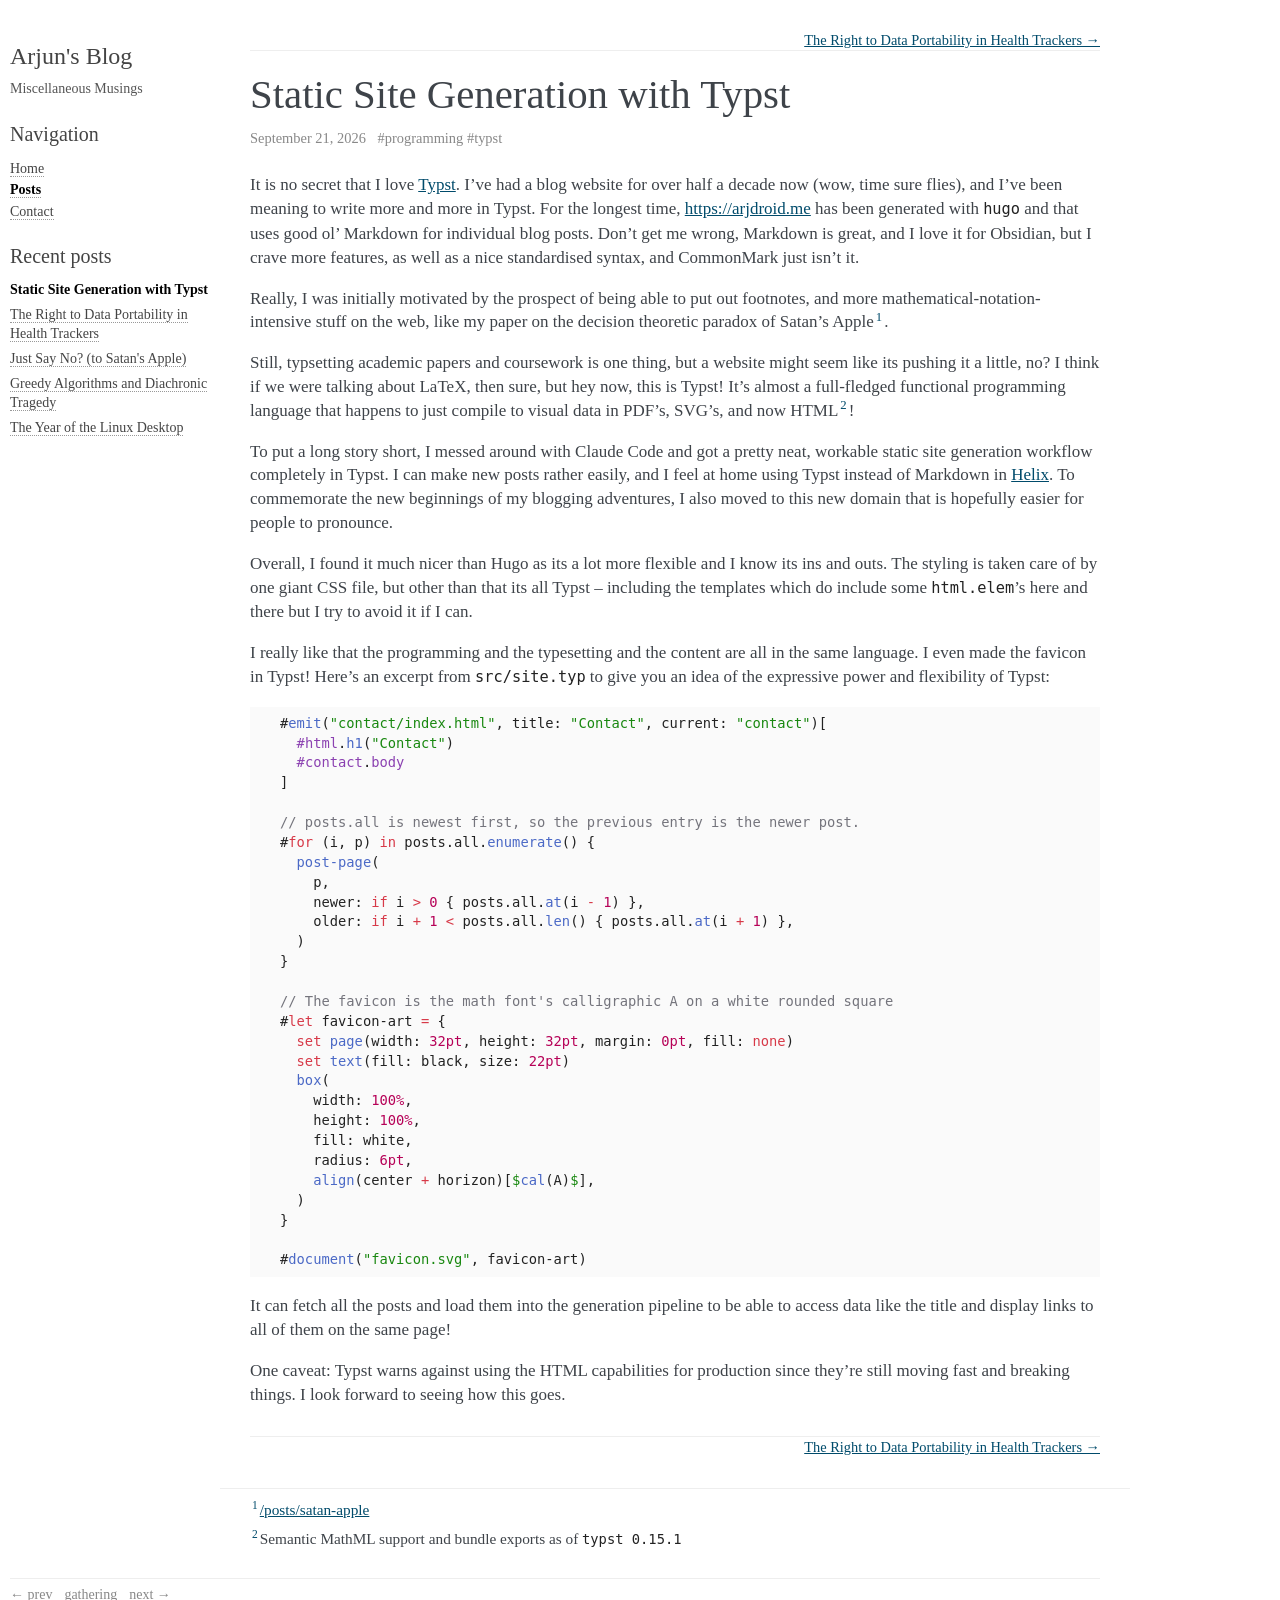
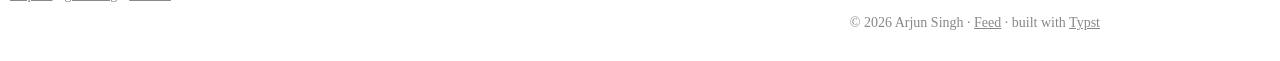
<file: posts/typst-sitegen/index.html>
<!DOCTYPE html><html lang="en"><head><meta charset="utf-8"><meta name="viewport" content="width=device-width, initial-scale=1"><title>Static Site Generation with Typst · Arjun's Blog</title><meta name="description" content="Surprisingly viable."><meta name="authors" content="Arjun Singh"><style>/* Alignment */
mtable.right-align mtd,
mtable mtd.right-align,
mtable.left-align mtd.right-align,
mtable.aligned mtd:nth-child(odd) {
  justify-items: end;
  text-align: right;
}
mtable.cases mtd,
mtable.left-align mtd,
mtable mtd.left-align,
mtable.aligned mtd:nth-child(even),
math:is(:not([display])) > mtable.multiline-equation mtd {
  justify-items: start;
  text-align: left;
}
mtable.cases mtd,
mtable.aligned mtd,
mtable mtd.flushed,
mtable mtd.left-flush {
  padding-left: 0;
}
mtable.cases mtd,
mtable.aligned mtd,
mtable mtd.flushed,
mtable mtd.right-flush {
  padding-right: 0;
}

/* Tables */
mtable {
  math-style: inherit;
}
mtd {
  math-depth: auto-add;
  math-style: compact;
  math-shift: compact;
}

/* Equations */
mtable.multiline-equation mtd {
  math-depth: inherit;
  math-style: inherit;
  math-shift: inherit;
  padding: 0;
}
math > mtable.multiline-equation mtr:not(:last-child) mtd {
  padding-bottom: 0.5em;
}

/* Fractions */
mfrac {
  padding-inline: 0;
  margin-inline: 0.1em;
}

/* Accents */
mover[accent="true" i] > :first-child {
  font-feature-settings: "dtls";
}
mover.dotted[accent="true" i] > :first-child {
  font-feature-settings: "dtls" 0;
}

/* Other rules for scriptlevel, displaystyle and math-shift */
munder > :nth-child(2),
munderover > :nth-child(2) {
  math-shift: compact
}
munder[accentunder="true" i] > :not(:first-child),
mover[accent="true" i] > :not(:first-child) {
  math-depth: inherit;
  math-style: inherit;
  math-shift: inherit;
}</style></head><body><link rel="stylesheet" href="../../style.css"><link rel="icon" href="../../favicon.svg"><link rel="alternate" type="application/atom+xml" title="Arjun's Blog feed" href="../../feed.xml"><div class="documentwrapper"><div class="bodycontent"><div class="related top"><ul><li class="older"><a href="../../posts/data-portability/">The Right to Data Portability in Health Trackers →</a></li></ul></div><main><article class="post"><header class="post-header"><h1>Static Site Generation with Typst</h1><p class="post-meta"><time datetime="2026-09-21">September 21, 2026</time> <span class="tags">#programming #typst</span></p></header><p>It is no secret that I love <a href="https://typst.app">Typst</a>. I’ve had a blog website for over half a decade now (wow, time sure flies), and I’ve been meaning to write more and more in Typst. For the longest time, <a href="https://arjdroid.me">https://arjdroid.me</a> has been generated with <code>hugo</code> and that uses good ol’ Markdown for individual blog posts. Don’t get me wrong, Markdown is great, and I love it for Obsidian, but I crave more features, as well as a nice standardised syntax, and CommonMark just isn’t it.</p><p>Really, I was initially motivated by the prospect of being able to put out footnotes, and more mathematical-notation-intensive stuff on the web, like my paper on the decision theoretic paradox of Satan’s Apple<sup id="loc-1" role="doc-noteref"><a href="#loc-3">1</a></sup>.</p><p>Still, typsetting academic papers and coursework is one thing, but a website might seem like its pushing it a little, no? I think if we were talking about LaTeX, then sure, but hey now, this is Typst! It’s almost a full-fledged functional programming language that happens to just compile to visual data in PDF’s, SVG’s, and now HTML<sup id="loc-2" role="doc-noteref"><a href="#loc-4">2</a></sup>!</p><p>To put a long story short, I messed around with Claude Code and got a pretty neat, workable static site generation workflow completely in Typst. I can make new posts rather easily, and I feel at home using Typst instead of Markdown in <a href="https://helix-editor.com/">Helix</a>. To commemorate the new beginnings of my blogging adventures, I also moved to this new domain that is hopefully easier for people to pronounce.</p><p>Overall, I found it much nicer than Hugo as its a lot more flexible and I know its ins and outs. The styling is taken care of by one giant CSS file, but other than that its all Typst – including the templates which do include some <code>html.elem</code>’s here and there but I try to avoid it if I can.</p><p>I really like that the programming and the typesetting and the content are all in the same language. I even made the favicon in Typst! Here’s an excerpt from <code>src/site.typ</code> to give you an idea of the expressive power and flexibility of Typst:</p><pre><code data-lang="typc">#<span style="color: #4b69c6">emit</span>(<span style="color: #198810">"contact/index.html"</span>, title: <span style="color: #198810">"Contact"</span>, current: <span style="color: #198810">"contact"</span>)[
  <span style="color: #8b41b1">#</span><span style="color: #8b41b1">html</span>.<span style="color: #4b69c6">h1</span>(<span style="color: #198810">"Contact"</span>)
  <span style="color: #8b41b1">#</span><span style="color: #8b41b1">contact</span>.<span style="color: #8b41b1">body</span>
]

<span style="color: #74747c">// posts.all is newest first, so the previous entry is the newer post.</span>
#<span style="color: #d73948">for</span> (i, p) <span style="color: #d73948">in</span> posts.all.<span style="color: #4b69c6">enumerate</span>() {
  <span style="color: #4b69c6">post-page</span>(
    p,
    newer: <span style="color: #d73948">if</span> i <span style="color: #d73948">></span> <span style="color: #b60157">0</span> { posts.all.<span style="color: #4b69c6">at</span>(i <span style="color: #d73948">-</span> <span style="color: #b60157">1</span>) },
    older: <span style="color: #d73948">if</span> i <span style="color: #d73948">+</span> <span style="color: #b60157">1</span> <span style="color: #d73948">&lt;</span> posts.all.<span style="color: #4b69c6">len</span>() { posts.all.<span style="color: #4b69c6">at</span>(i <span style="color: #d73948">+</span> <span style="color: #b60157">1</span>) },
  )
}

<span style="color: #74747c">// The favicon is the math font's calligraphic A on a white rounded square</span>
#<span style="color: #d73948">let</span> favicon-art <span style="color: #d73948">=</span> {
  <span style="color: #d73948">set</span> <span style="color: #4b69c6">page</span>(width: <span style="color: #b60157">32pt</span>, height: <span style="color: #b60157">32pt</span>, margin: <span style="color: #b60157">0pt</span>, fill: <span style="color: #d73948">none</span>)
  <span style="color: #d73948">set</span> <span style="color: #4b69c6">text</span>(fill: black, size: <span style="color: #b60157">22pt</span>)
  <span style="color: #4b69c6">box</span>(
    width: <span style="color: #b60157">100%</span>,
    height: <span style="color: #b60157">100%</span>,
    fill: white,
    radius: <span style="color: #b60157">6pt</span>,
    <span style="color: #4b69c6">align</span>(center <span style="color: #d73948">+</span> horizon)[<span style="color: #198810">$</span><span style="color: #4b69c6">cal</span>(A)<span style="color: #198810">$</span>],
  )
}

#<span style="color: #4b69c6">document</span>(<span style="color: #198810">"favicon.svg"</span>, favicon-art)</code></pre><p>It can fetch all the posts and load them into the generation pipeline to be able to access data like the title and display links to all of them on the same page!</p><p>One caveat: Typst warns against using the HTML capabilities for production since they’re still moving fast and breaking things. I look forward to seeing how this goes.</p></article></main><div class="related bottom"><ul><li class="older"><a href="../../posts/data-portability/">The Right to Data Portability in Health Trackers →</a></li></ul></div></div></div><div class="sidebar"><h1 class="logo"><a href="../../">Arjun's Blog</a></h1><p class="blurb">Miscellaneous Musings</p><h3>Navigation</h3><ul><li><a href="../../">Home</a></li><li><a href="../../posts/" class="current">Posts</a></li><li><a href="../../contact/">Contact</a></li></ul><h3>Recent posts</h3><ul class="recent"><li><span class="current">Static Site Generation with Typst</span></li><li><a href="../../posts/data-portability/">The Right to Data Portability in Health Trackers</a></li><li><a href="../../posts/satan-apple/">Just Say No? (to Satan's Apple)</a></li><li><a href="../../posts/greedy-tragedy/">Greedy Algorithms and Diachronic Tragedy</a></li><li><a href="../../posts/linux-desktop/">The Year of the Linux Desktop</a></li></ul></div><div class="pagefooter"><div class="blogring"><a href="https://kytrinh.me/gathering/arjunsblog/prev">← prev</a> <a href="https://kytrinh.me/gathering/">gathering</a> <a href="https://kytrinh.me/gathering/arjunsblog/next">next →</a></div><div class="footer">© 2026 Arjun Singh · <a href="../../feed.xml">Feed</a> · built with <a href="https://typst.app">Typst</a></div></div><section role="doc-endnotes"><ol style="list-style-type: none"><li id="loc-3"><sup role="doc-backlink"><a href="#loc-1">1</a></sup><a href="/posts/satan-apple">/posts/satan-apple</a></li><li id="loc-4"><sup role="doc-backlink"><a href="#loc-2">2</a></sup>Semantic MathML support and bundle exports as of <code>typst 0.15.1</code></li></ol></section></body></html>
</file>
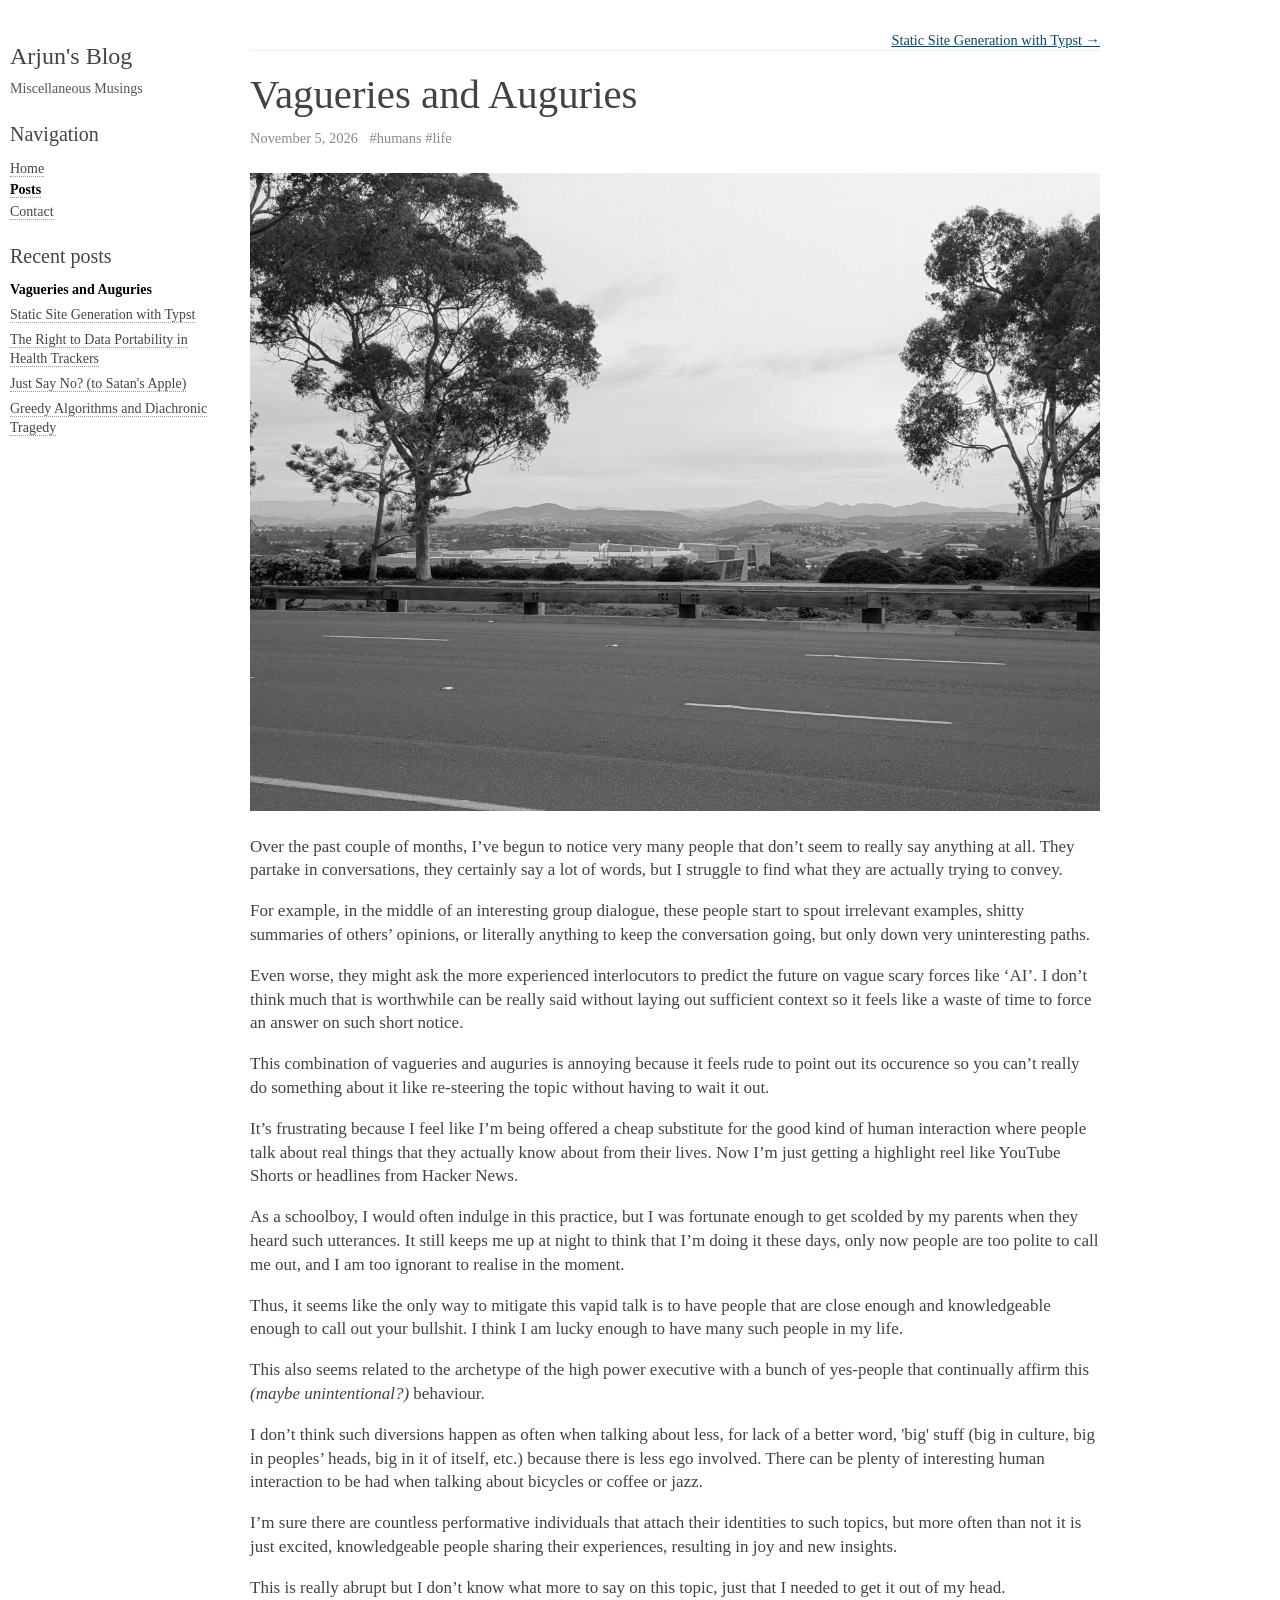
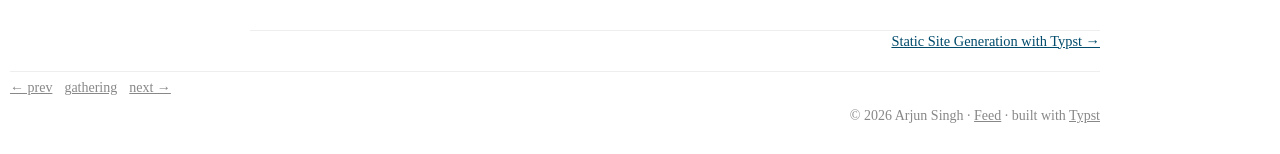
<file: posts/vague-ppl/index.html>
<!DOCTYPE html>
<html lang="en">
  <head>
    <meta charset="utf-8">
    <meta name="viewport" content="width=device-width, initial-scale=1">
    <title>Vagueries and Auguries · Arjun's Blog</title>
    <meta name="description" content="Performative question askers take up precious time and space.">
    <meta name="authors" content="Arjun Singh">
    <style>
      /* Alignment */
      mtable.right-align mtd,
      mtable mtd.right-align,
      mtable.left-align mtd.right-align,
      mtable.aligned mtd:nth-child(odd) {
        justify-items: end;
        text-align: right;
      }
      mtable.cases mtd,
      mtable.left-align mtd,
      mtable mtd.left-align,
      mtable.aligned mtd:nth-child(even),
      math:is(:not([display])) > mtable.multiline-equation mtd {
        justify-items: start;
        text-align: left;
      }
      mtable.cases mtd,
      mtable.aligned mtd,
      mtable mtd.flushed,
      mtable mtd.left-flush {
        padding-left: 0;
      }
      mtable.cases mtd,
      mtable.aligned mtd,
      mtable mtd.flushed,
      mtable mtd.right-flush {
        padding-right: 0;
      }
      
      /* Tables */
      mtable {
        math-style: inherit;
      }
      mtd {
        math-depth: auto-add;
        math-style: compact;
        math-shift: compact;
      }
      
      /* Equations */
      mtable.multiline-equation mtd {
        math-depth: inherit;
        math-style: inherit;
        math-shift: inherit;
        padding: 0;
      }
      math > mtable.multiline-equation mtr:not(:last-child) mtd {
        padding-bottom: 0.5em;
      }
      
      /* Fractions */
      mfrac {
        padding-inline: 0;
        margin-inline: 0.1em;
      }
      
      /* Accents */
      mover[accent="true" i] > :first-child {
        font-feature-settings: "dtls";
      }
      mover.dotted[accent="true" i] > :first-child {
        font-feature-settings: "dtls" 0;
      }
      
      /* Other rules for scriptlevel, displaystyle and math-shift */
      munder > :nth-child(2),
      munderover > :nth-child(2) {
        math-shift: compact
      }
      munder[accentunder="true" i] > :not(:first-child),
      mover[accent="true" i] > :not(:first-child) {
        math-depth: inherit;
        math-style: inherit;
        math-shift: inherit;
      }
    </style>
  </head>
  <body>
    <link rel="stylesheet" href="../../style.css">
    <link rel="icon" href="../../favicon.svg">
    <link rel="alternate" type="application/atom+xml" title="Arjun's Blog feed" href="../../feed.xml">
    <div class="documentwrapper">
      <div class="bodycontent">
        <div class="related top">
          <ul>
            <li class="older"><a href="../../posts/typst-sitegen/">Static Site Generation with Typst →</a></li>
          </ul>
        </div>
        <main>
          <article class="post">
            <header class="post-header">
              <h1>Vagueries and Auguries</h1>
              <p class="post-meta"><time datetime="2026-11-05">November 5, 2026</time> <span class="tags">#humans #life</span></p>
            </header>
            <p><img src="running.jpg" alt="Landscape photo I took while on a run"></p>
            <p>Over the past couple of months, I’ve begun to notice very many people that don’t seem to really say anything at all. They partake in conversations, they certainly say a lot of words, but I struggle to find what they are actually trying to convey.</p>
            <p>For example, in the middle of an interesting group dialogue, these people start to spout irrelevant examples, shitty summaries of others’ opinions, or literally anything to keep the conversation going, but only down very uninteresting paths.</p>
            <p>Even worse, they might ask the more experienced interlocutors to predict the future on vague scary forces like ‘AI’. I don’t think much that is worthwhile can be really said without laying out sufficient context so it feels like a waste of time to force an answer on such short notice.</p>
            <p>This combination of vagueries and auguries is annoying because it feels rude to point out its occurence so you can’t really do something about it like re-steering the topic without having to wait it out.</p>
            <p>It’s frustrating because I feel like I’m being offered a cheap substitute for the good kind of human interaction where people talk about real things that they actually know about from their lives. Now I’m just getting a highlight reel like YouTube Shorts or headlines from Hacker News.</p>
            <p>As a schoolboy, I would often indulge in this practice, but I was fortunate enough to get scolded by my parents when they heard such utterances. It still keeps me up at night to think that I’m doing it these days, only now people are too polite to call me out, and I am too ignorant to realise in the moment.</p>
            <p>Thus, it seems like the only way to mitigate this vapid talk is to have people that are close enough and knowledgeable enough to call out your bullshit. I think I am lucky enough to have many such people in my life.</p>
            <p>This also seems related to the archetype of the high power executive with a bunch of yes-people that continually affirm this <em>(maybe unintentional?)</em> behaviour.</p>
            <p>I don’t think such diversions happen as often when talking about less, for lack of a better word, 'big' stuff (big in culture, big in peoples’ heads, big in it of itself, etc.) because there is less ego involved. There can be plenty of interesting human interaction to be had when talking about bicycles or coffee or jazz.</p>
            <p>I’m sure there are countless performative individuals that attach their identities to such topics, but more often than not it is just excited, knowledgeable people sharing their experiences, resulting in joy and new insights.</p>
            <p>This is really abrupt but I don’t know what more to say on this topic, just that I needed to get it out of my head.</p>
          </article>
        </main>
        <div class="related bottom">
          <ul>
            <li class="older"><a href="../../posts/typst-sitegen/">Static Site Generation with Typst →</a></li>
          </ul>
        </div>
      </div>
    </div>
    <div class="sidebar">
      <h1 class="logo"><a href="../../">Arjun's Blog</a></h1>
      <p class="blurb">Miscellaneous Musings</p>
      <h3>Navigation</h3>
      <ul>
        <li><a href="../../">Home</a></li>
        <li><a href="../../posts/" class="current">Posts</a></li>
        <li><a href="../../contact/">Contact</a></li>
      </ul>
      <h3>Recent posts</h3>
      <ul class="recent">
        <li><span class="current">Vagueries and Auguries</span></li>
        <li><a href="../../posts/typst-sitegen/">Static Site Generation with Typst</a></li>
        <li><a href="../../posts/data-portability/">The Right to Data Portability in Health Trackers</a></li>
        <li><a href="../../posts/satan-apple/">Just Say No? (to Satan's Apple)</a></li>
        <li><a href="../../posts/greedy-tragedy/">Greedy Algorithms and Diachronic Tragedy</a></li>
      </ul>
    </div>
    <div class="pagefooter">
      <div class="blogring"><a href="https://kytrinh.me/gathering/arjunsblog/prev">← prev</a> <a href="https://kytrinh.me/gathering/">gathering</a> <a href="https://kytrinh.me/gathering/arjunsblog/next">next →</a></div>
      <div class="footer">© 2026 Arjun Singh · <a href="../../feed.xml">Feed</a> · built with <a href="https://typst.app">Typst</a></div>
    </div>
  </body>
</html>
</file>
<file: style.css>
/* A close reimplementation of Sphinx's Alabaster theme, using the values from
   the deployed alabaster.css of leanprover-community.github.io/logic_and_proof.
   Typst emits semantic markup with no classes of its own, so most rules here
   are element selectors; the handful of classes come from src/template.typ and
   src/post.typ. Typst injects its own <style> for MathML alignment — nothing
   about that belongs here.

   Layout note: <body> is the layout container, because Typst appends footnotes
   as a <section role="doc-endnotes"> after everything we emit. Grid placement
   (wide) and flex `order` (narrow) put that section back under the article
   where it belongs, and anchor the sidebar and footer to the bottom of the
   viewport when the page is short. */

/* -- page layout ----------------------------------------------------------- */

body {
  font-family: "Times New Roman", Times, serif;
  font-size: 17px;
  background-color: #fff;
  color: #000;
  margin: 0;
  padding: 0;
  min-height: 100vh;
  min-height: 100dvh;
}

*,
*::before,
*::after {
  box-sizing: border-box;
}

.bodycontent {
  color: #3e4349;
  padding: 0 30px;
}

.sidebar {
  font-size: 14px;
  line-height: 1.5;
  padding: 18px 10px;
}

.pagefooter {
  font-size: 14px;
  color: #888;
}

.footer {
  padding: 4px 0 0 0;
  text-align: right;
}

.footer a {
  color: #888;
}

/* Wide: the sidebar sits in the left margin, and an empty column of the same
   width mirrors it on the right, so the text column is centred in the window
   and both margins match. The track is 100ch plus the 60px of horizontal
   padding that .bodycontent/doc-endnotes subtract back out, so the actual
   line length is 100ch in both this layout and the narrow one below — it
   does not compress. The gutters and right margin are the fluid tracks
   (`minmax(0, …)`), so squeezing the window eats the decorative margins
   first and switches to the stacked layout the moment there is no margin
   left to give. That threshold is the one number to tune: sidebar (220px) +
   text (100ch + 60px, ~910px in Times New Roman at the base 17px) ≈ 1130px,
   the width at which both margins have hit zero. */
@media screen and (min-width: 1130px) {
  body {
    display: grid;
    grid-template-columns:
      minmax(0, 1fr)          /* left gutter */
      220px                   /* sidebar */
      calc(100ch + 60px)      /* text column, fixed */
      minmax(0, 220px)        /* right margin, mirroring the sidebar */
      minmax(0, 1fr);         /* right gutter */
    grid-template-rows: auto auto 1fr;
    padding-top: 30px;
  }

  .documentwrapper {
    grid-column: 3;
    grid-row: 1;
  }

  section[role="doc-endnotes"] {
    grid-column: 3;
    grid-row: 2;
  }

  .sidebar {
    grid-column: 2;
    grid-row: 1 / 3;
  }

  /* Sits at the bottom of the viewport on short pages, below the content on
     long ones. */
  .pagefooter {
    grid-column: 2 / 4;
    grid-row: 3;
    align-self: end;
    padding: 20px 30px 30px 10px;
  }
}

/* -- sidebar --------------------------------------------------------------- */

.sidebar a {
  color: #444;
  text-decoration: none;
  border-bottom: 1px dotted #999;
}

.sidebar a:hover {
  border-bottom: 1px solid #999;
}

.sidebar h1.logo {
  font-size: 24px;
  font-weight: normal;
  margin: -10px 0 5px 0;
}

.sidebar h1.logo a {
  border: none;
}

.sidebar h3 {
  font-family: "Times New Roman", Times, serif;
  color: #444;
  font-size: 20px;
  font-weight: normal;
  margin: 20px 0 5px 0;
  padding: 0;
}

.sidebar p {
  color: #555;
  margin: 10px 0;
}

.sidebar p.blurb {
  margin-top: 0;
  font-style: normal;
}

.sidebar ul {
  margin: 10px 0;
  padding: 0;
  list-style: none;
  color: #000;
}

.sidebar li {
  margin-bottom: 2px;
}

.sidebar .current {
  font-weight: bold;
  color: #000;
}

.sidebar ul.toc .toc-l2 {
  padding-left: 15px;
  font-size: 0.95em;
}

.sidebar ul.toc .toc-l3 {
  padding-left: 30px;
  font-size: 0.9em;
}

.sidebar ul.recent li {
  margin-bottom: 6px;
  line-height: 1.35;
}

/* -- related bars ---------------------------------------------------------- */

.related {
  line-height: 30px;
  width: 100%;
  font-size: 0.9rem;
}

.related.top {
  border-bottom: 1px solid #eee;
  margin-bottom: 20px;
}

.related.bottom {
  border-top: 1px solid #eee;
  margin-top: 30px;
}

.related ul {
  display: flex;
  justify-content: space-between;
  gap: 20px;
  padding: 0;
  margin: 0;
  list-style: none;
}

.related li.older {
  margin-left: auto;
  text-align: right;
}

/* -- blogring -------------------------------------------------------------- */

.blogring {
  display: flex;
  flex-wrap: wrap;
  align-items: baseline;
  gap: 12px;
  padding: 8px 0;
  border-top: 1px solid #eee;
}

.blogring .ring-name {
  color: #555;
  margin-right: auto;
}

.blogring a {
  color: #888;
}

/* -- footnotes and citations ----------------------------------------------- */

/* Citations render as footnotes (see post-bibliography in src/post.typ), so
   the reference list is redundant on screen. It stays in the markup —
   visually hidden rather than display:none — because the footnotes link into
   it and screen readers should still reach the full entries. */
section[role="doc-bibliography"] {
  position: absolute;
  width: 1px;
  height: 1px;
  overflow: hidden;
  clip-path: inset(50%);
  white-space: nowrap;
}

/* -- footnotes ------------------------------------------------------------- */

/* Typst emits these; the numbering markup is its own. */
section[role="doc-endnotes"] {
  color: #3e4349;
  font-size: 0.9em;
  margin-top: 30px;
  padding: 10px 30px 0 30px;
  border-top: 1px solid #eee;
}

section[role="doc-endnotes"] ol {
  margin: 0;
  padding: 0;
}

section[role="doc-endnotes"] li {
  margin-bottom: 8px;
}

/* A default <sup> is `vertical-align: super`, which grows the line box and
   makes any line holding a footnote marker taller than its neighbours. Taking
   the marker out of the line's height calculation (line-height: 0) and
   offsetting it with `position: relative` instead keeps the leading even. */
sup,
sub {
  font-size: 0.75em;
  line-height: 0;
  position: relative;
  vertical-align: baseline;
}

sup {
  top: -0.5em;
}

sub {
  bottom: -0.25em;
}

sup[role="doc-noteref"] a,
sup[role="doc-backlink"] a {
  text-decoration: none;
  padding: 0 2px;
}

/* -- body styles ----------------------------------------------------------- */

a {
  color: #004b6b;
  text-decoration: underline;
}

a:hover {
  color: #6d4100;
}

h1,
h2,
h3,
h4,
h5,
h6 {
  font-family: "Times New Roman", Times, serif;
  font-weight: normal;
  margin: 30px 0 10px 0;
  padding: 0;
}

.bodycontent h1 {
  margin-top: 0;
  padding-top: 0;
  font-size: 240%;
}

.bodycontent h2 {
  font-size: 180%;
}

.bodycontent h3 {
  font-size: 150%;
}

.bodycontent h4 {
  font-size: 130%;
}

.bodycontent h5,
.bodycontent h6 {
  font-size: 100%;
}

p,
dd,
li {
  line-height: 1.4em;
}

/* Section numbers, in headings and in the sidebar contents. The gap comes from
   here rather than the markup so minified output cannot swallow it. */
.section-number {
  margin-right: 0.4em;
}

a.headerlink {
  color: #ddd;
  padding: 0 4px;
  text-decoration: none;
  visibility: hidden;
}

h1:hover > a.headerlink,
h2:hover > a.headerlink,
h3:hover > a.headerlink,
h4:hover > a.headerlink,
h5:hover > a.headerlink,
h6:hover > a.headerlink {
  visibility: visible;
}

a.headerlink:hover {
  color: #444;
  background: #eaeaea;
}

hr {
  border: 1px solid #b1b4b6;
}

ul,
ol {
  margin: 10px 0 10px 30px;
  padding: 0;
}

blockquote {
  margin: 0 0 0 30px;
  padding: 0;
  color: #555;
}

blockquote p {
  margin: 10px 0;
}

dl {
  margin: 0;
  padding: 0;
}

dl dd {
  margin-left: 30px;
}

/* -- code, figures, tables, math ------------------------------------------- */

pre,
code,
kbd,
samp {
  font-family: "JetBrains Mono", Consolas, Menlo, "DejaVu Sans Mono", "Bitstream Vera Sans Mono", monospace;
  font-size: 0.9em;
}

pre {
  background: rgb(250, 250, 250);
  padding: 7px 30px;
  margin: 15px 0;
  overflow-x: auto;
  line-height: 1.3em;
}

code {
  background-color: #fff;
  color: #222;
}

pre code {
  background: none;
}

img,
svg,
video {
  max-width: 100%;
  height: auto;
}

figure {
  margin: 15px 0;
}

figcaption {
  color: #888;
  font-size: 0.9em;
  text-align: center;
}

table {
  border-collapse: collapse;
  border: 1px solid #888;
  box-shadow: 2px 2px 4px #eee;
  margin: 15px 0;
}

th,
td {
  border: 1px solid #888;
  padding: 0.25em 0.7em;
  text-align: left;
}

/* Wide equations scroll inside the column rather than widening the page. */
math[display="block"] {
  display: block;
  overflow-x: auto;
  margin: 15px 0;
}

/* -- post listings --------------------------------------------------------- */

ul.post-list {
  margin: 0;
  padding: 0;
  list-style: none;
}

.post-card {
  margin-bottom: 25px;
}

.bodycontent .post-card h2 {
  margin: 0 0 2px 0;
  font-size: 130%;
}

.post-card h2 a {
  text-decoration: none;
}

.post-card h2 a:hover {
  text-decoration: underline;
}

.post-meta {
  margin: 0 0 4px 0;
  color: #888;
  font-size: 0.85em;
}

.post-meta .tags {
  margin-left: 8px;
}

.post-summary {
  margin: 0;
}

.post-header {
  margin-bottom: 25px;
}

.post-header .post-meta {
  margin: 0;
}

p.blurb {
  color: #555;
}

/* -- narrow screens -------------------------------------------------------- */

/* No room for the sidebar beside the text, so it moves below the article —
   same colours as the rest of the page — and it and the footer are pushed to
   the bottom of the viewport when the content is short. The article and
   endnotes keep the same 100ch cap as the wide layout's text column and
   centre themselves, so crossing the 1130px breakpoint never changes the
   line width — it only changes whether the sidebar sits beside or below. */
@media screen and (max-width: 1129px) {
  body {
    display: flex;
    flex-direction: column;
    padding: 20px 30px;
  }

  .bodycontent {
    padding: 0;
  }

  .documentwrapper,
  section[role="doc-endnotes"] {
    width: 100%;
    max-width: 100ch;
    margin-left: auto;
    margin-right: auto;
  }

  section[role="doc-endnotes"] {
    padding-left: 0;
    padding-right: 0;
  }

  .documentwrapper {
    order: 0;
  }

  section[role="doc-endnotes"] {
    order: 1;
  }

  .sidebar {
    order: 2;
    margin-top: auto;
    padding: 15px 0 0 0;
    border-top: 1px solid #eee;
  }

  .pagefooter {
    order: 3;
  }

  .footer {
    text-align: left;
  }

  ul,
  ol {
    margin-left: 20px;
  }
}
</file>
